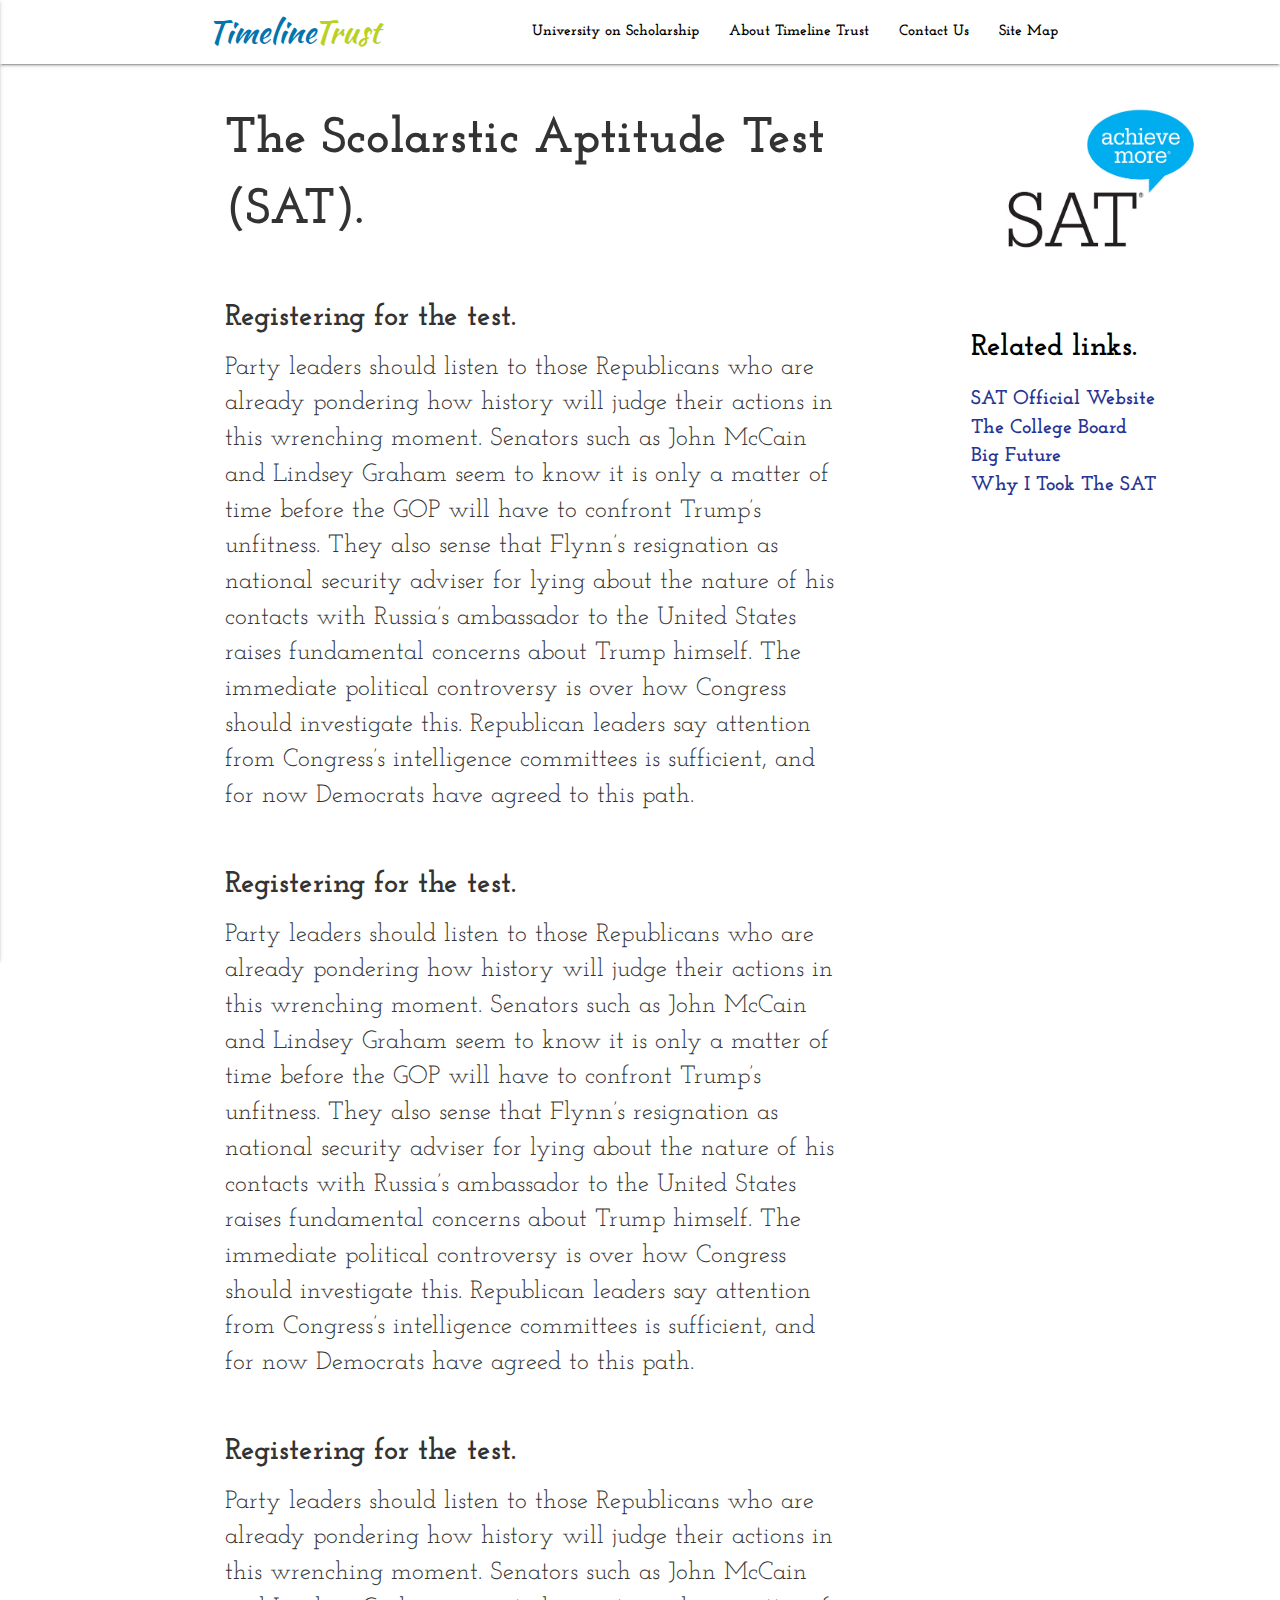
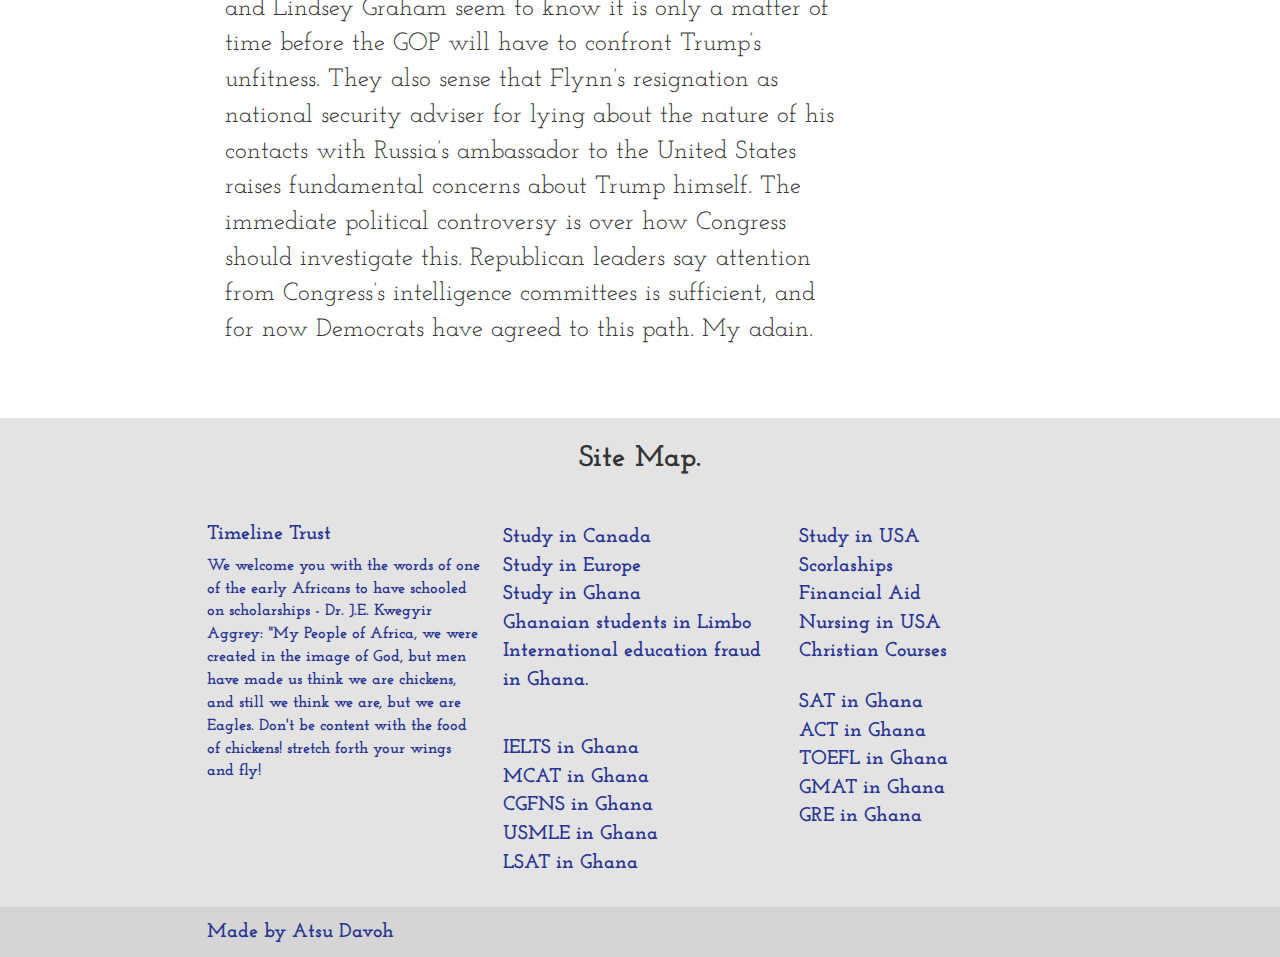
<file: atsu.html>
<!DOCTYPE html>
<html lang="en">
<head>
	<meta content="text/html; charset=utf-8" http-equiv="Content-Type">
	<meta content="width=device-width, initial-scale=1, maximum-scale=1.0" name="viewport">
	<title>Timeline1 Trust</title>
	<script src="https://ajax.googleapis.com/ajax/libs/jquery/1.11.2/jquery.min.js">
	</script>
	<script src="https://maxcdn.bootstrapcdn.com/bootstrap/3.3.4/js/bootstrap.min.js">
	</script>
	<link href='http://netdna.bootstrapcdn.com/bootstrap/3.1.1/css/bootstrap.min.css' rel='stylesheet prefetch'>
	<link href="https://maxcdn.bootstrapcdn.com/bootstrap/3.3.4/css/bootstrap.min.css" rel="stylesheet">
	<link href='http://netdna.bootstrapcdn.com/bootstrap/3.1.1/css/bootstrap.min.css' rel='stylesheet prefetch'><!-- CSS  -->
	<link href="https://fonts.googleapis.com/icon?family=Material+Icons" rel="stylesheet">
	<link href="css/materialize.css" media="screen,projection" rel="stylesheet" type="text/css">
	<link href="css/style.css" media="screen,projection" rel="stylesheet" type="text/css">
	<link href="css/custom.css" media="screen,projection" rel="stylesheet" type="text/css">
	<link href='http://fonts.googleapis.com/css?family=Raleway:400,800' rel='stylesheet' type='text/css'>
	<link href="https://fonts.googleapis.com/css?family=Kaushan+Script" rel="stylesheet" type="text/css">
	<link href="https://fonts.googleapis.com/css?family=Josefin+Slab" rel="stylesheet" type="text/css">
</head>
<body>
	<nav class="light-blue lighten-1 nav-main" role="navigation" style="background: white ! important;">
		<div class="nav-wrapper container">
			<a class="brand-logo" href="#" id="logo-container">Timeline<span style="color: #BAD023;">Trust</span></a>
			<ul class="right hide-on-med-and-down">
				<li>
					<a class="link-text-1" href="#">University on Scholarship</a>
				</li>
				<li>
					<a class="link-text-1" href="#">About Timeline Trust</a>
				</li>
				<li>
					<a class="link-text-1" href="#">Contact Us</a>
				</li>
				<li>
					<a class="link-text-1" href="#">Site Map</a>
				</li>
			</ul>
			<ul class="side-nav" id="nav-mobile">
				<li>
					<a class="link-text-1" href="#">University on Scholarship</a>
				</li>
				<li>
					<a class="link-text-1" href="#">About Timeline Trust</a>
				</li>
				<li>
					<a class="link-text-1" href="#">Contact Us</a>
				</li>
				<li>
					<a class="link-text-1" href="#">Site Map</a>
				</li>
			</ul><a class="button-collapse response-button" data-activates="nav-mobile" href="#"><i class="material-icons">menu</i></a>
		</div>
	</nav>
    

    
    
    
    
    <div class="row">
		<br>
		<br>
		
        
        		<div class="col s12 m2">
	
		</div>
        
		<div class="col s12 m6">
			 
            <p class="head-1-x">The Scolarstic Aptitude Test (SAT).</p>
            
            
            <p class="head-2-x">Registering for the test.</p>
            
            <p class="head-text-x">Party leaders should listen to those Republicans who are already pondering how history will judge their actions in this wrenching moment. Senators such as John McCain and Lindsey Graham seem to know it is only a matter of time before the GOP will have to confront Trump’s unfitness. They also sense that Flynn’s resignation as national security adviser for lying about the nature of his contacts with Russia’s ambassador to the United States raises fundamental concerns about Trump himself.

The immediate political controversy is over how Congress should investigate this. Republican leaders say attention from Congress’s intelligence committees is sufficient, and for now Democrats have agreed to this path. </p>
            
            
            
                        <p class="head-2-x">Registering for the test.</p>
            
            <p class="head-text-x">Party leaders should listen to those Republicans who are already pondering how history will judge their actions in this wrenching moment. Senators such as John McCain and Lindsey Graham seem to know it is only a matter of time before the GOP will have to confront Trump’s unfitness. They also sense that Flynn’s resignation as national security adviser for lying about the nature of his contacts with Russia’s ambassador to the United States raises fundamental concerns about Trump himself.

The immediate political controversy is over how Congress should investigate this. Republican leaders say attention from Congress’s intelligence committees is sufficient, and for now Democrats have agreed to this path. </p>
            
            
            
            
            
                        <p class="head-2-x">Registering for the test.</p>
            
            <p class="head-text-x">Party leaders should listen to those Republicans who are already pondering how history will judge their actions in this wrenching moment. Senators such as John McCain and Lindsey Graham seem to know it is only a matter of time before the GOP will have to confront Trump’s unfitness. They also sense that Flynn’s resignation as national security adviser for lying about the nature of his contacts with Russia’s ambassador to the United States raises fundamental concerns about Trump himself.

The immediate political controversy is over how Congress should investigate this. Republican leaders say attention from Congress’s intelligence committees is sufficient, and for now Democrats have agreed to this path. My adain.</p>
           
            
            <br><br>
		</div>
        
        <div class="col s12 m1">
	
		</div>
        
		<div class="col s12 m3">
            
            
            <img src="img7.jpg" style="width: 260px; height: 150px; border-radius: 17px; margin-bottom: 50px;">
            
            
            
	<h2 class="white-text-head">Related links.</h2>
            
            		<ul>
						<li>
							<a class="white-text" href="#!">SAT Official Website</a>
						</li>
						<li>
							<a class="white-text" href="#!">The College Board</a>
						</li>
						<li>
							<a class="white-text" href="#!">Big Future</a>
						</li>
						<li>
							<a class="white-text" href="#!">Why I Took The SAT</a>
						</li>
						
					</ul>
            
		</div>
        

        
	</div>
    
    
    <footer class="page-footer">
		<div class="container">
			<p class="head-1 center">Site Map.</p><br>
			<div class="row">
				<div class="col s12 m4">
					<h5 class="white-text">Timeline Trust</h5>
					<p class="grey-text text-lighten-4 white-text" style="font-size: 16px; color: #283593 ! important;">We welcome you with the words of one of the early Africans to have schooled on scholarships - Dr. J.E. Kwegyir Aggrey: "My People of Africa, we were created in the image of God, but men have made us think we are chickens, and still we think we are, but we are Eagles. Don't be content with the food of chickens! stretch forth your wings and fly!</p>
				</div>
				<div class="col s12 m4">
					<h5 class="white-text"></h5>
					<ul>
						<li>
							<a class="white-text" href="#!">Study in Canada</a>
						</li>
						<li>
							<a class="white-text" href="#!">Study in Europe</a>
						</li>
						<li>
							<a class="white-text" href="#!">Study in Ghana</a>
						</li>
						<li>
							<a class="white-text" href="#!">Ghanaian students in Limbo</a>
						</li>
						<li>
							<a class="white-text" href="#!">International education fraud in Ghana.</a>
						</li><br><br>
							<li>
							<a class="white-text" href="#!">IELTS in Ghana</a>
						</li>
						<li>
							<a class="white-text" href="#!">MCAT in Ghana</a>
						</li>
						<li>
							<a class="white-text" href="#!">CGFNS in Ghana</a>
						</li>
						<li>
							<a class="white-text" href="#!">USMLE in Ghana</a>
						</li>
						<li>
							<a class="white-text" href="#!">LSAT in Ghana</a>
						</li>
					</ul>
				</div>
				<div class="col s12 m4">
					<h5 class="white-text"></h5>
					<ul>
						<li>
							<a class="white-text" href="#!">Study in USA</a>
						</li>
						<li>
							<a class="white-text" href="#!">Scorlaships</a>
						</li>
						<li>
							<a class="white-text" href="#!">Financial Aid</a>
						</li>
						<li>
							<a class="white-text" href="#!">Nursing in USA</a>
						</li>
						<li>
							<a class="white-text" href="#!">Christian Courses</a>
						</li>
					</ul>
				</div>
				<div class="col s12 m4">
					<h5 class="white-text"></h5>
					<ul>
						<li>
							<a class="white-text" href="#!">SAT in Ghana</a>
						</li>
						<li>
							<a class="white-text" href="#!">ACT in Ghana</a>
						</li>
						<li>
							<a class="white-text" href="#!">TOEFL in Ghana</a>
						</li>
						<li>
							<a class="white-text" href="#!">GMAT in Ghana</a>
						</li>
						<li>
							<a class="white-text" href="#!">GRE in Ghana</a>
						</li>
					</ul>
				</div>

			</div>
		</div>
		<div class="footer-copyright">
			<div class="container white-text">
				Made by <a class="orange-text text-lighten-3 white-text" href="http://materializecss.com" style="color: #283593 ! important;">Atsu Davoh</a>
			</div>
		</div>
	</footer><!--  Scripts-->
	
	
	<script>
	$(document).ready(function() {
	 $('.modal-trigger').leanModal();
	});
	</script> 
	<script src="https://code.jquery.com/jquery-2.1.1.min.js">
	</script> 
	<script src="js/materialize.js">
	</script> 
	<script src="js/init.js">
	</script>
</body>
</html>
</file>
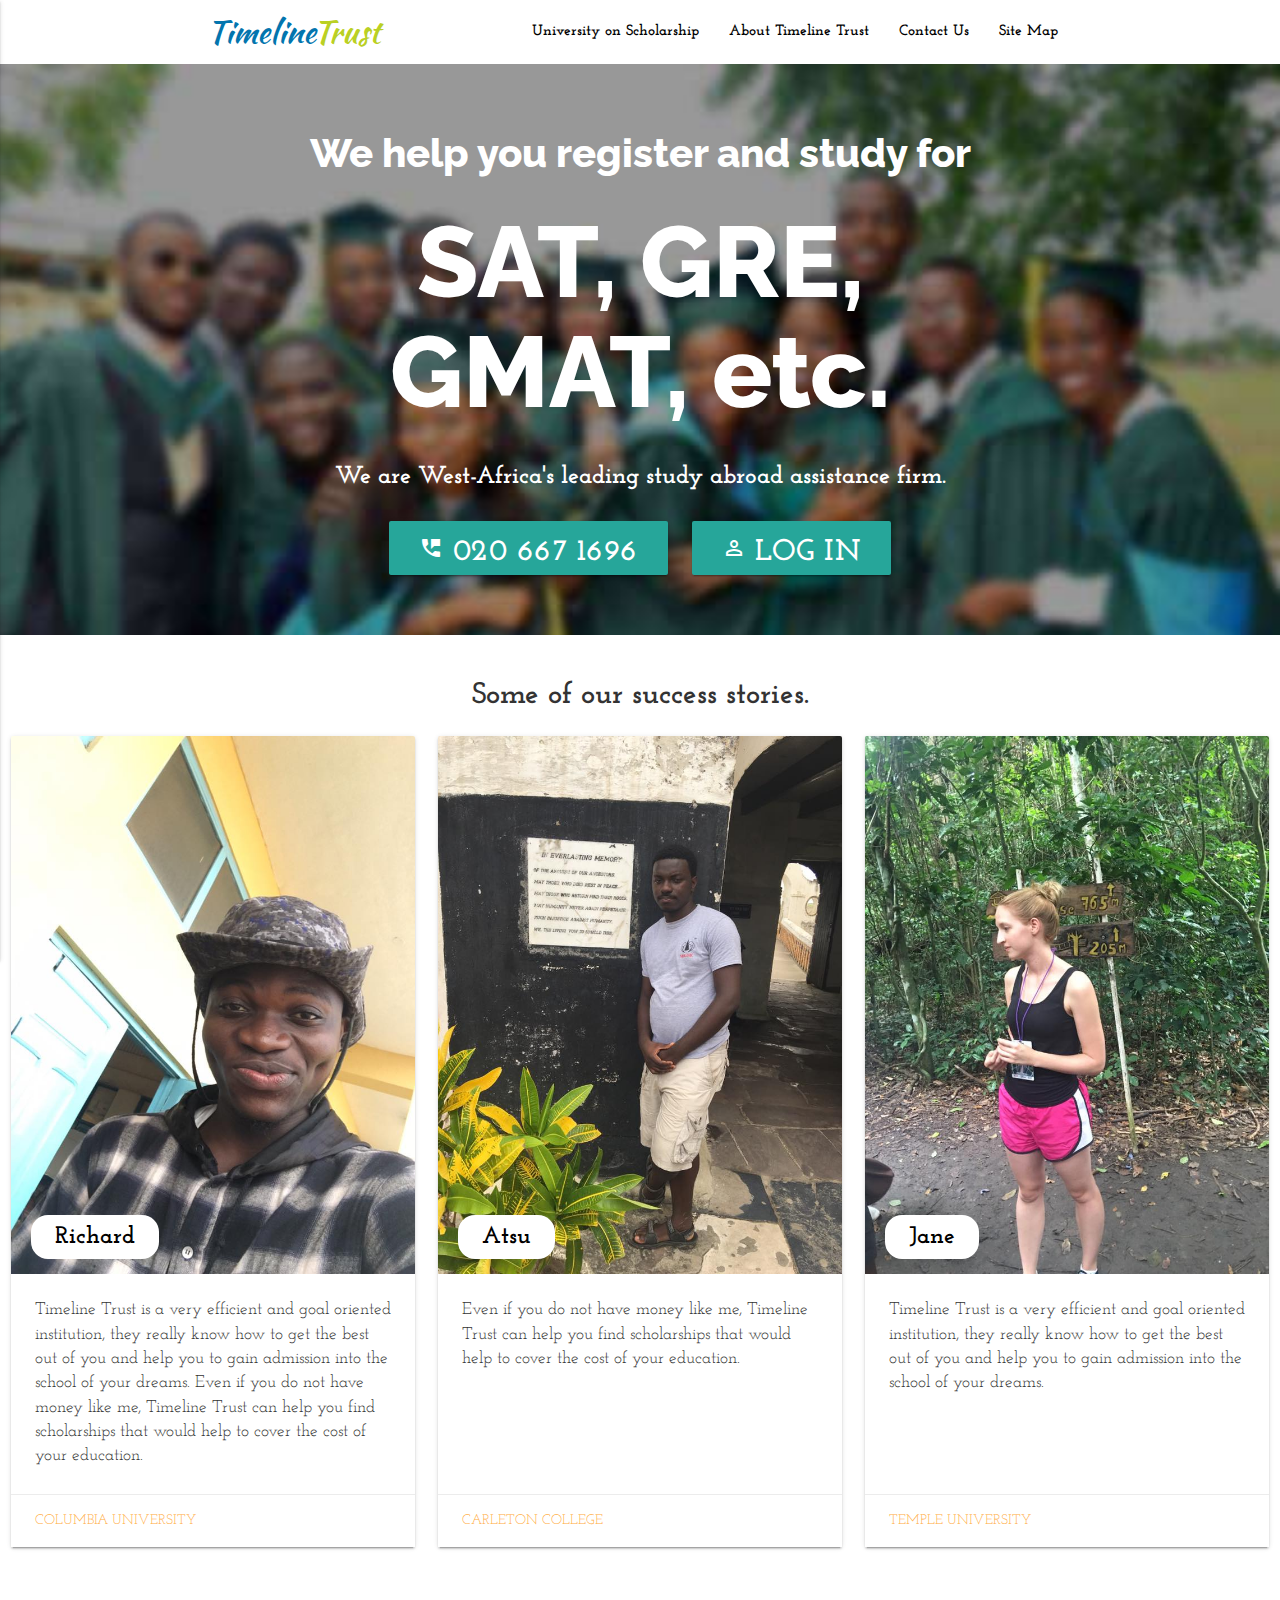
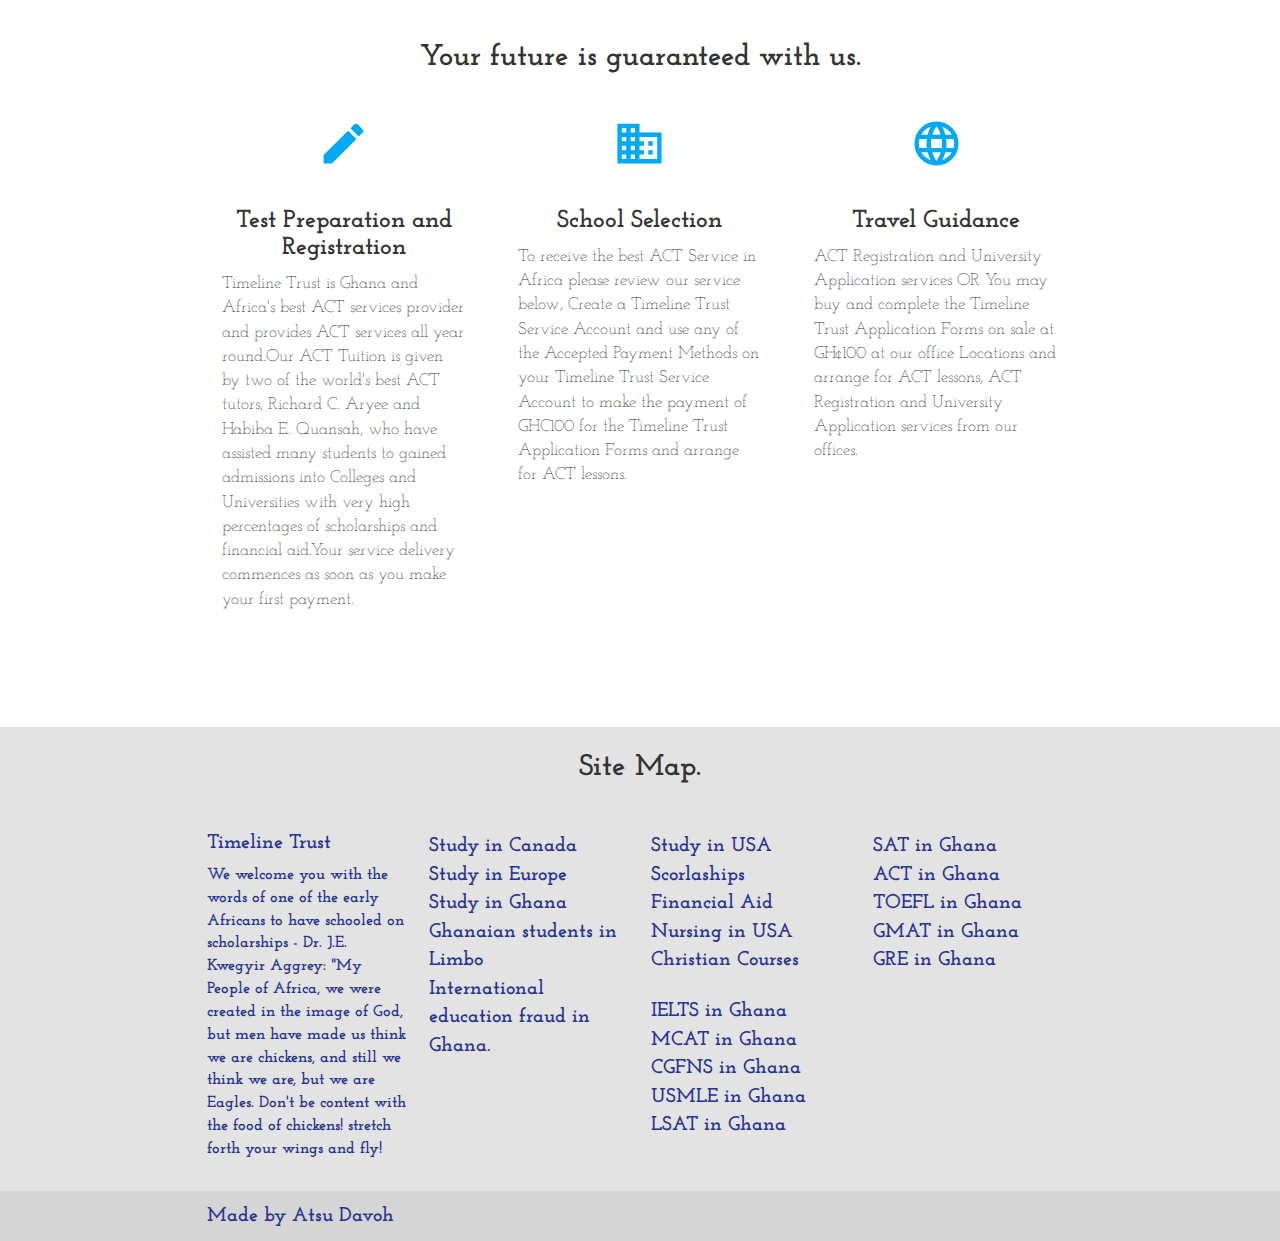
<file: index1.html>
<!DOCTYPE html>
<html lang="en">
<head>
	<meta content="text/html; charset=utf-8" http-equiv="Content-Type">
	<meta content="width=device-width, initial-scale=1, maximum-scale=1.0" name="viewport">
	<title>Timeline Trust</title>
	<script src="https://ajax.googleapis.com/ajax/libs/jquery/1.11.2/jquery.min.js">
	</script>
	<script src="https://maxcdn.bootstrapcdn.com/bootstrap/3.3.4/js/bootstrap.min.js">
	</script>
	<link href='http://netdna.bootstrapcdn.com/bootstrap/3.1.1/css/bootstrap.min.css' rel='stylesheet prefetch'>
	<link href="https://maxcdn.bootstrapcdn.com/bootstrap/3.3.4/css/bootstrap.min.css" rel="stylesheet">
	<link href='http://netdna.bootstrapcdn.com/bootstrap/3.1.1/css/bootstrap.min.css' rel='stylesheet prefetch'><!-- CSS  -->
	<link href="https://fonts.googleapis.com/icon?family=Material+Icons" rel="stylesheet">
	<link href="css/materialize.css" media="screen,projection" rel="stylesheet" type="text/css">
	<link href="css/style.css" media="screen,projection" rel="stylesheet" type="text/css">
	<link href="css/custom.css" media="screen,projection" rel="stylesheet" type="text/css">
	<link href='http://fonts.googleapis.com/css?family=Raleway:400,800' rel='stylesheet' type='text/css'>
	<link href="https://fonts.googleapis.com/css?family=Kaushan+Script" rel="stylesheet" type="text/css">
	<link href="https://fonts.googleapis.com/css?family=Josefin+Slab" rel="stylesheet" type="text/css">
</head>
<body>
	<nav class="light-blue lighten-1 nav-main" role="navigation" style="background: white ! important;">
		<div class="nav-wrapper container">
			<a class="brand-logo" href="#" id="logo-container">Timeline<span style="color: #BAD023;">Trust</span></a>
			<ul class="right hide-on-med-and-down">
				<li>
					<a class="link-text-1" href="#">University on Scholarship</a>
				</li>
				<li>
					<a class="link-text-1" href="#">About Timeline Trust</a>
				</li>
				<li>
					<a class="link-text-1" href="#">Contact Us</a>
				</li>
				<li>
					<a class="link-text-1" href="#">Site Map</a>
				</li>
			</ul>
			<ul class="side-nav" id="nav-mobile">
				<li>
					<a class="link-text-1" href="#">University on Scholarship</a>
				</li>
				<li>
					<a class="link-text-1" href="#">About Timeline Trust</a>
				</li>
				<li>
					<a class="link-text-1" href="#">Contact Us</a>
				</li>
				<li>
					<a class="link-text-1" href="#">Site Map</a>
				</li>
			</ul><a class="button-collapse response-button" data-activates="nav-mobile" href="#"><i class="material-icons">menu</i></a>
		</div>
	</nav>
	<div class="section no-pad-bot main-section" id="index-banner" style="background-image: url(img1.jpg); background-size: cover;">
		<div class="container">
			<br>
			<br>
			<h5 class="header center main-text-2">We help you register and study for</h5>
			<h1 class="header center main-text-1">SAT, GRE,<br>
			GMAT, etc.</h1>
			<div class="row center">
				<h5 class="header col s12 light main-text-3">We are West-Africa's leading study abroad assistance firm.</h5>
			</div>
			<div class="row center">
				<a class="btn-large waves-effect waves-light button-1" href="tel:0206671696"><i class="material-icons">perm_phone_msg</i> 020 667 1696</a> <button class="btn-large waves-effect waves-light btn btn-primary btn-lg button-1" data-target="#myModal" data-toggle="modal" style="margin-left: 20px;" type="button"><i class="material-icons">perm_identity</i> LOG IN</button>
				<div aria-labelledby="myModalLabel" class="modal fade" id="myModal" role="dialog" tabindex="-1">
					<div class="modal-dialog" role="document">
						<div class="modal-content" style="border: 4px solid white;">
							<div class="modal-header">
								<button aria-label="Close" class="close" data-dismiss="modal" type="button"><span aria-hidden="true">&times;</span></button>
								<h4 class="modal-title" id="myModalLabel">Please fill in your details.</h4>
							</div>
							<div class="modal-body">
								<div class="row">
									<form class="col s12">
										<div class="row">
											<div class="input-field col s12">
												<input class="validate" id="username" type="text"> <label for="username">Username</label>
											</div>
										</div>
										<div class="row">
											<div class="input-field col s12">
												<input class="validate" id="password" type="password"> <label for="password">Password</label>
											</div>
										</div>
									</form>
								</div>
							</div>
							<div class="modal-footer" style="margin-top: -40px;">
								<button class="btn btn-default button-1 btn-large waves-effect waves-light" data-dismiss="modal" style="margin-left: 10px;" type="button">X</button> <button class="btn btn-primary button-1 btn-large waves-effect waves-light" type="button">Submit</button>
							</div>
						</div>
					</div>
				</div>
			</div><br>
			<br>
		</div>
	</div>
	<div class="row">
		<br>
		<br>
		<p class="head-1 center">Some of our success stories.</p>
		<div class="col s12 m4">
			<div class="card">
				<div class="card-image">
					<img src="img2.jpg"> <span class="card-title card-style-1">Richard</span>
				</div>
				<div class="card-content">
					<p>Timeline Trust is a very efficient and goal oriented institution, they really know how to get the best out of you and help you to gain admission into the school of your dreams. Even if you do not have money like me, Timeline Trust can help you find scholarships that would help to cover the cost of your education.</p>
				</div>
				<div class="card-action">
					<a href="#">Columbia University</a>
				</div>
			</div>
		</div>
		<div class="col s12 m4">
			<div class="card">
				<div class="card-image">
					<img src="img3.jpg"> <span class="card-title card-style-1">Atsu</span>
				</div>
				<div class="card-content">
					<p>Even if you do not have money like me, Timeline Trust can help you find scholarships that would help to cover the cost of your education.</p>
				</div>
				<div class="card-action">
					<a href="#">Carleton College</a>
				</div>
			</div>
		</div>
		<div class="col s12 m4">
			<div class="card">
				<div class="card-image">
					<img src="img4.jpg"> <span class="card-title card-style-1">Jane</span>
				</div>
				<div class="card-content">
					<p>Timeline Trust is a very efficient and goal oriented institution, they really know how to get the best out of you and help you to gain admission into the school of your dreams.</p>
				</div>
				<div class="card-action">
					<a href="#">Temple University</a>
				</div>
			</div>
		</div>
	</div>
	<div class="container">
		<div class="section">
			<br>
			<br>
			<p class="head-1 center">Your future is guaranteed with us.</p><!--   Icon Section   -->
			<div class="row">
				<div class="col s12 m4">
					<div class="icon-block">
						<h2 class="center light-blue-text"><i class="material-icons">mode_edit</i></h2>
						<h5 class="center table-head">Test Preparation and Registration</h5>
						<p class="light table-text">Timeline Trust is Ghana and Africa's best ACT services provider and provides ACT services all year round.Our ACT Tuition is given by two of the world's best ACT tutors, Richard C. Aryee and Habiba E. Quansah, who have assisted many students to gained admissions into Colleges and Universities with very high percentages of scholarships and financial aid.Your service delivery commences as soon as you make your first payment.</p>
					</div>
				</div>
				<div class="col s12 m4">
					<div class="icon-block">
						<h2 class="center light-blue-text"><i class="material-icons">business</i></h2>
						<h5 class="center table-head">School Selection</h5>
						<p class="light table-text">To receive the best ACT Service in Africa please review our service below, Create a Timeline Trust Service Account and use any of the Accepted Payment Methods on your Timeline Trust Service Account to make the payment of GHC100 for the Timeline Trust Application Forms and arrange for ACT lessons.</p>
					</div>
				</div>
				<div class="col s12 m4">
					<div class="icon-block">
						<h2 class="center light-blue-text"><i class="material-icons">language</i></h2>
						<h5 class="center table-head">Travel Guidance</h5>
						<p class="light table-text">ACT Registration and University Application services OR You may buy and complete the Timeline Trust Application Forms on sale at GH¢100 at our office Locations and arrange for ACT lessons, ACT Registration and University Application services from our offices.</p>
					</div>
				</div>
			</div>
		</div><br>
		<br>
		<div class="section"></div>
	</div>
	<footer class="page-footer">
		<div class="container">
			<p class="head-1 center">Site Map.</p><br>
			<div class="row">
				<div class="col s3">
					<h5 class="white-text">Timeline Trust</h5>
					<p class="grey-text text-lighten-4 white-text" style="font-size: 16px; color: #283593 ! important;">We welcome you with the words of one of the early Africans to have schooled on scholarships - Dr. J.E. Kwegyir Aggrey: "My People of Africa, we were created in the image of God, but men have made us think we are chickens, and still we think we are, but we are Eagles. Don't be content with the food of chickens! stretch forth your wings and fly!</p>
				</div>
				<div class="col s3">
					<h5 class="white-text"></h5>
					<ul>
						<li>
							<a class="white-text" href="#!">Study in Canada</a>
						</li>
						<li>
							<a class="white-text" href="#!">Study in Europe</a>
						</li>
						<li>
							<a class="white-text" href="#!">Study in Ghana</a>
						</li>
						<li>
							<a class="white-text" href="#!">Ghanaian students in Limbo</a>
						</li>
						<li>
							<a class="white-text" href="#!">International education fraud in Ghana.</a>
						</li>
					</ul>
				</div>
				<div class="col s3">
					<h5 class="white-text"></h5>
					<ul>
						<li>
							<a class="white-text" href="#!">Study in USA</a>
						</li>
						<li>
							<a class="white-text" href="#!">Scorlaships</a>
						</li>
						<li>
							<a class="white-text" href="#!">Financial Aid</a>
						</li>
						<li>
							<a class="white-text" href="#!">Nursing in USA</a>
						</li>
						<li>
							<a class="white-text" href="#!">Christian Courses</a>
						</li>
					</ul>
				</div>
				<div class="col s3">
					<h5 class="white-text"></h5>
					<ul>
						<li>
							<a class="white-text" href="#!">SAT in Ghana</a>
						</li>
						<li>
							<a class="white-text" href="#!">ACT in Ghana</a>
						</li>
						<li>
							<a class="white-text" href="#!">TOEFL in Ghana</a>
						</li>
						<li>
							<a class="white-text" href="#!">GMAT in Ghana</a>
						</li>
						<li>
							<a class="white-text" href="#!">GRE in Ghana</a>
						</li>
					</ul>
				</div>
				<div class="col s3">
					<h5 class="white-text"></h5>
					<ul>
						<li>
							<a class="white-text" href="#!">IELTS in Ghana</a>
						</li>
						<li>
							<a class="white-text" href="#!">MCAT in Ghana</a>
						</li>
						<li>
							<a class="white-text" href="#!">CGFNS in Ghana</a>
						</li>
						<li>
							<a class="white-text" href="#!">USMLE in Ghana</a>
						</li>
						<li>
							<a class="white-text" href="#!">LSAT in Ghana</a>
						</li>
					</ul>
				</div>
			</div>
		</div>
		<div class="footer-copyright">
			<div class="container white-text">
				Made by <a class="orange-text text-lighten-3 white-text" href="http://materializecss.com" style="color: #283593 ! important;">Atsu Davoh</a>
			</div>
		</div>
	</footer><!--  Scripts-->
	<script>
	$(document).ready(function() {
	 $('.modal-trigger').leanModal();
	});
	</script> 
	<script src="https://code.jquery.com/jquery-2.1.1.min.js">
	</script> 
	<script src="js/materialize.js">
	</script> 
	<script src="js/init.js">
	</script>
</body>
</html>
</file>
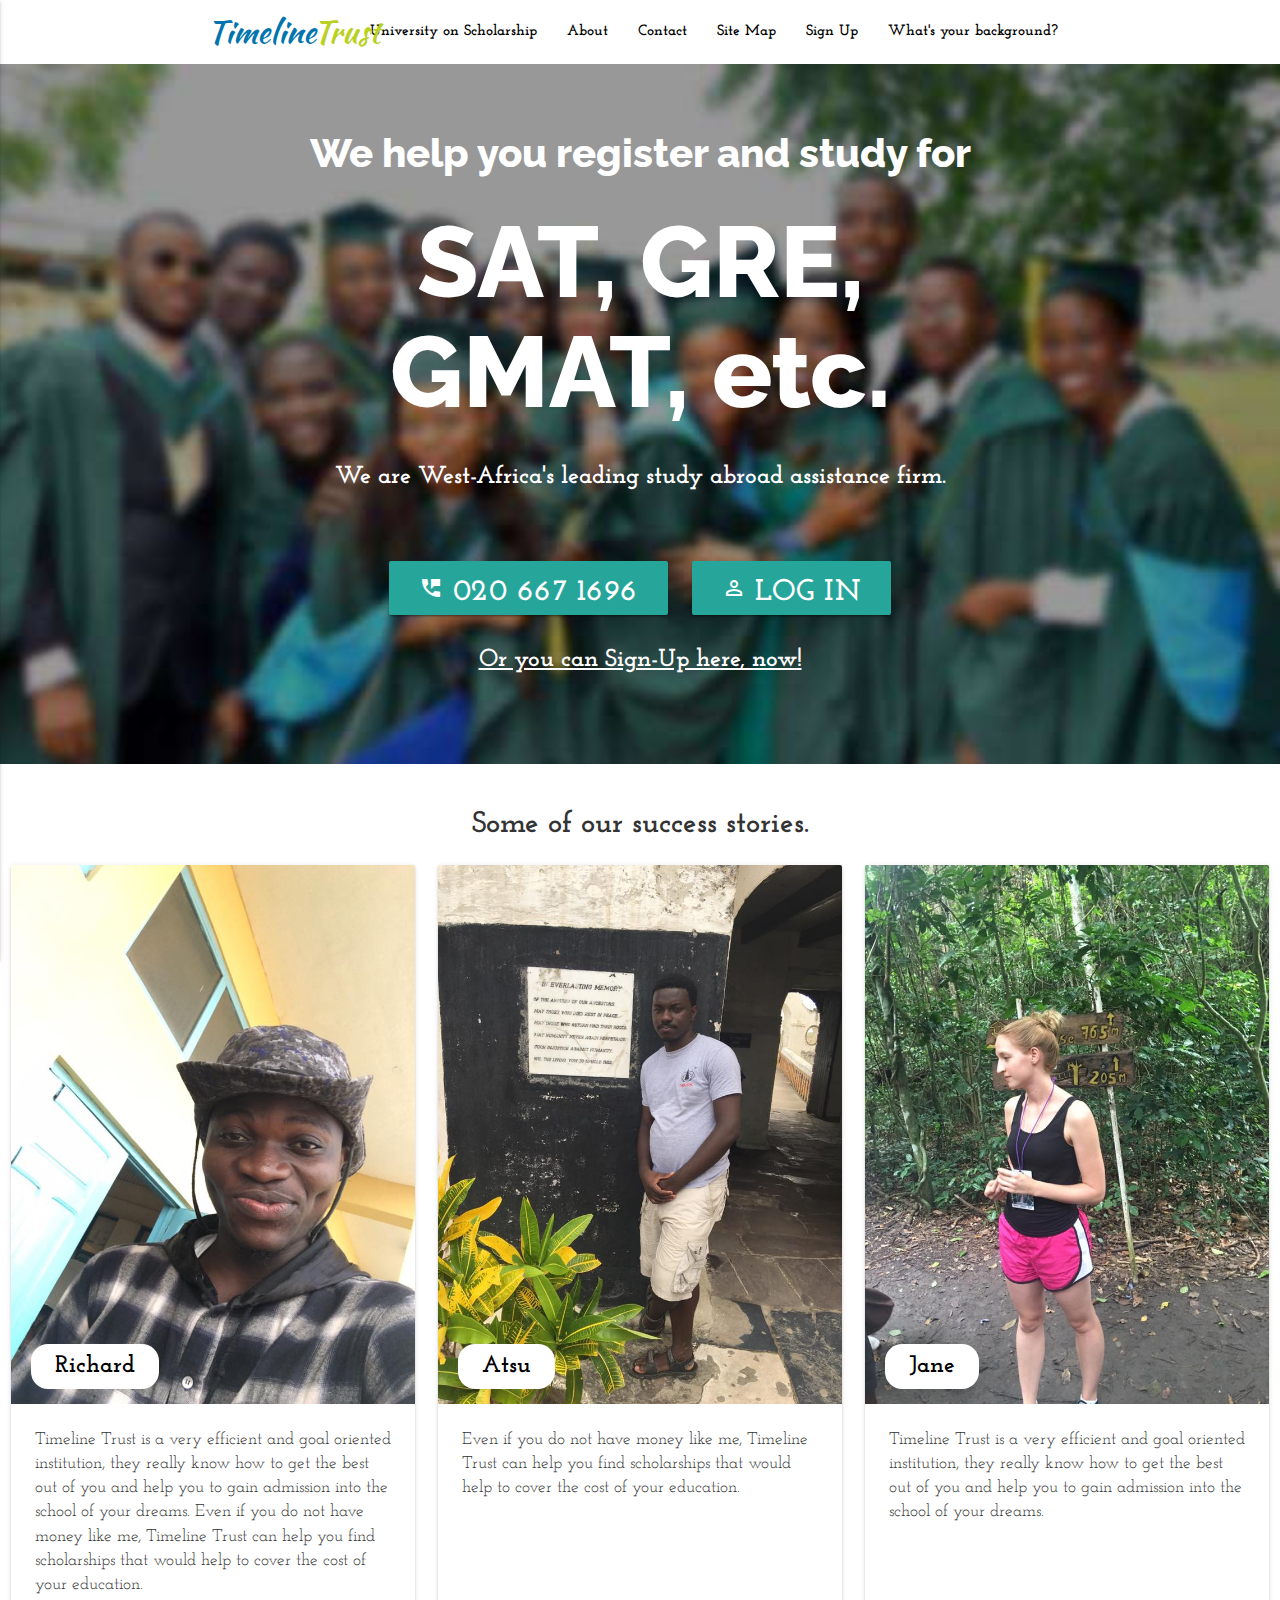
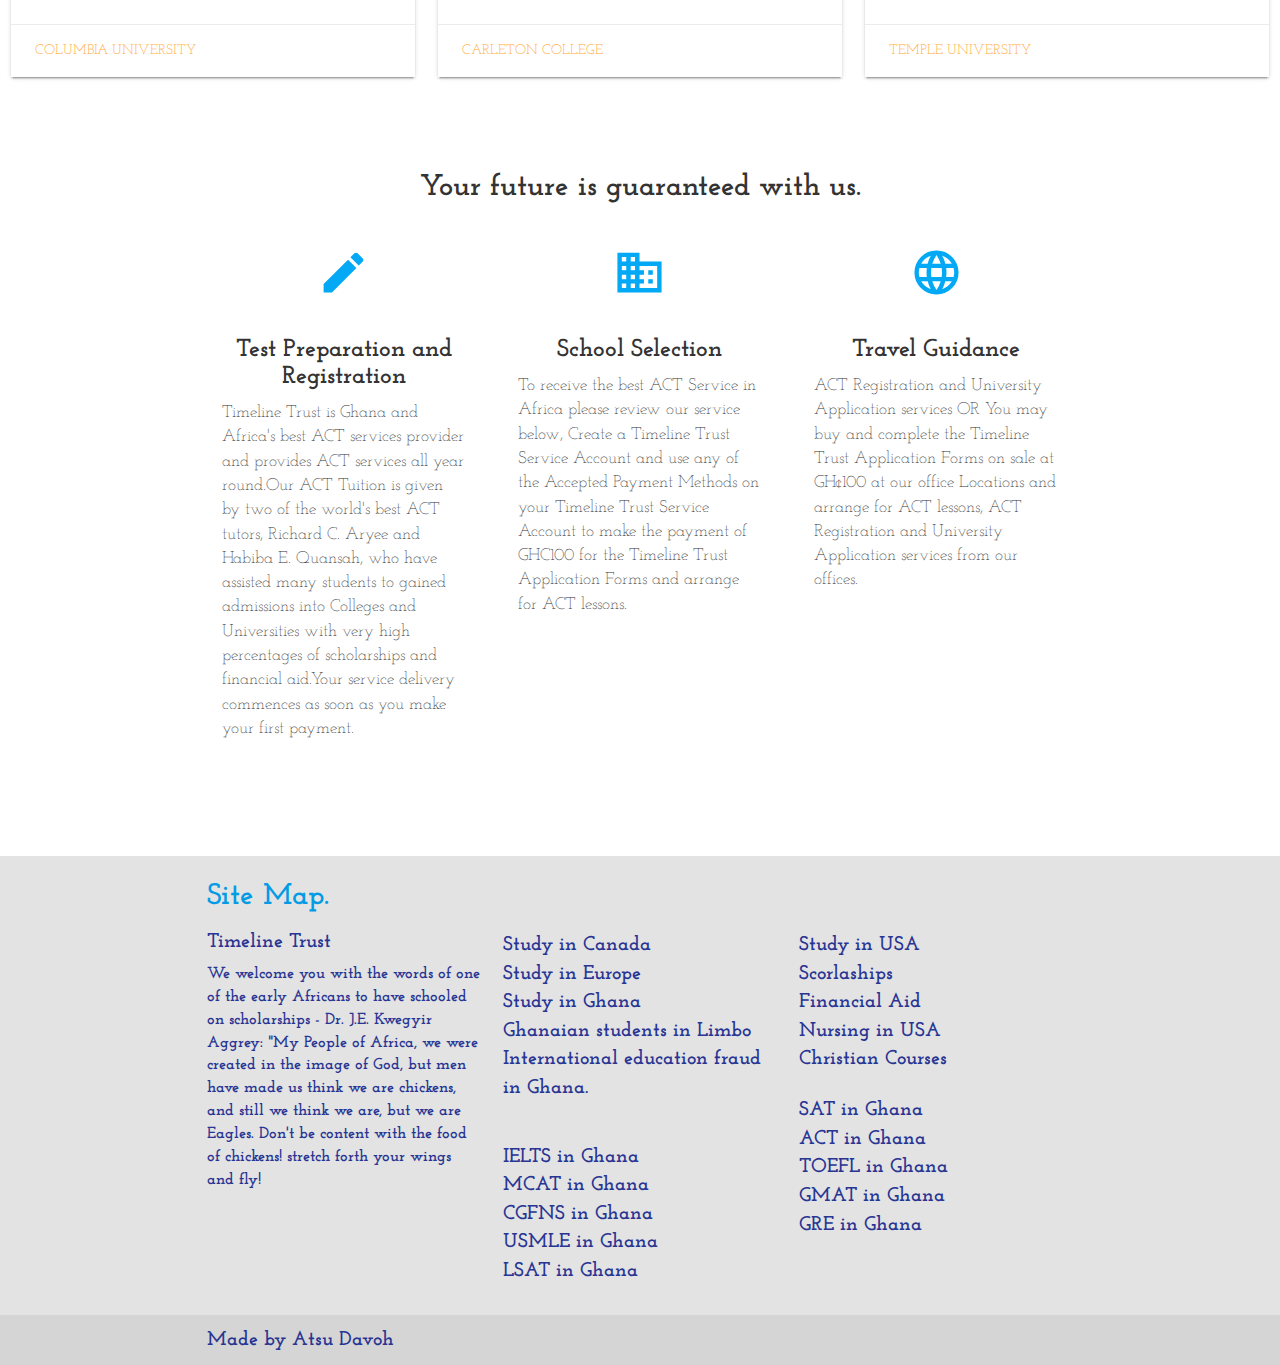
<file: main-time.html>
<!DOCTYPE html>
<html lang="en">
<head>
	<meta content="text/html; charset=utf-8" http-equiv="Content-Type">
	<meta content="width=device-width, initial-scale=1, maximum-scale=1.0" name="viewport">
	<title>Timeline Trust</title>
	<script src="https://ajax.googleapis.com/ajax/libs/jquery/1.11.2/jquery.min.js">
	</script>
	<script src="https://maxcdn.bootstrapcdn.com/bootstrap/3.3.4/js/bootstrap.min.js">
	</script>
	<link href='http://netdna.bootstrapcdn.com/bootstrap/3.1.1/css/bootstrap.min.css' rel='stylesheet prefetch'>
	<link href="https://maxcdn.bootstrapcdn.com/bootstrap/3.3.4/css/bootstrap.min.css" rel="stylesheet">
	<link href='http://netdna.bootstrapcdn.com/bootstrap/3.1.1/css/bootstrap.min.css' rel='stylesheet prefetch'><!-- CSS  -->
	<link href="https://fonts.googleapis.com/icon?family=Material+Icons" rel="stylesheet">
	<link href="css/materialize.css" media="screen,projection" rel="stylesheet" type="text/css">
	<link href="css/style.css" media="screen,projection" rel="stylesheet" type="text/css">
	<link href="css/custom.css" media="screen,projection" rel="stylesheet" type="text/css">
	<link href='http://fonts.googleapis.com/css?family=Raleway:400,800' rel='stylesheet' type='text/css'>
	<link href="https://fonts.googleapis.com/css?family=Kaushan+Script" rel="stylesheet" type="text/css">
	<link href="https://fonts.googleapis.com/css?family=Josefin+Slab" rel="stylesheet" type="text/css">
</head>
<body>
	<nav class="light-blue lighten-1 nav-main" role="navigation" style="background: white ! important;">
		<div class="nav-wrapper container">
			<a class="brand-logo" href="#" id="logo-container">Timeline<span style="color: #BAD023;">Trust</span></a>
			<ul class="right hide-on-med-and-down">
				<li>
					<a class="link-text-1" href="#">University on Scholarship</a>
				</li>
				<li>
					<a class="link-text-1" href="#">About</a>
				</li>
				<li>
					<a class="link-text-1" href="#">Contact</a>
				</li>
				<li>
					<a class="link-text-1" href="#sitemap">Site Map</a>
				</li>
                <li>
					<a class="link-text-1" href="/signup-time.html">Sign Up</a>
				</li>
                 <li><a class="dropdown-button link-text-1" href="#!" data-activates="dropdown1" data-beloworigin="true">What's your background?</a></li>
			</ul>
			<ul class="side-nav" id="nav-mobile">
				<li>
					<a class="link-text-1" href="#">University on Scholarship</a>
				</li>
				<li>
					<a class="link-text-1" href="#">About</a>
				</li>
				<li>
					<a class="link-text-1" href="#">Contact</a>
				</li>
				<li>
					<a class="link-text-1" href="#sitemap">Site Map</a>
				</li>
                <li>
					<a class="link-text-1" href="/signup-time.html">Sign Up</a>
				</li>
			</ul><a class="button-collapse response-button" data-activates="nav-mobile" href="#"><i class="material-icons">menu</i></a>
		</div>
	</nav>
    
        <ul id="dropdown1" class="dropdown-content collection">
		<li>
				<p class="drop-text">Senior High School Student</p>	
            <a class="drop-link" href="/search-time.html">SAT</a>
            <a class="drop-link">ACT</a>
            <a class="drop-link">TOEFL</a>
		</li>
            
            
            <li>
				<p class="drop-text">Senior High School Graduate</p>	
            <a class="drop-link">SAT</a>
            <a class="drop-link">ACT</a>
            <a class="drop-link">TOEFL</a>
		</li>
   
    

</ul>
    
    
	<div class="section no-pad-bot main-section" id="index-banner" style="background-image: url(img1.jpg); background-size: cover;">
		<div class="container">
			<br>
			<br>
			<h5 class="header center main-text-2">We help you register and study for</h5>
			<h1 class="header center main-text-1">SAT, GRE,<br>
			GMAT, etc.</h1>
			<div class="row center">
				<h5 class="header col s12 light main-text-3">We are West-Africa's leading study abroad assistance firm.</h5>
			</div>
			<div class="row center">
				<a class="btn-large waves-effect waves-light button-1" href="tel:0206671696" style="margin-top: 40px ! important;"><i class="material-icons">perm_phone_msg</i> 020 667 1696</a> 
				<button class="btn-large waves-effect waves-light btn btn-primary btn-lg button-1" data-target="#myModal" data-toggle="modal" style="margin-left: 20px; margin-top: 40px ! important;" type="button"><i class="material-icons">perm_identity</i> LOG IN</button>
                <br><br>
                <div class="row center">
                   <a href="/signup-time.html" ><h5 class="header col s12 light main-text-3" style="text-decoration: underline ! important;">Or you can Sign-Up here, now!</h5></a>
			</div>
				<div aria-labelledby="myModalLabel" class="modal fade" id="myModal" role="dialog" tabindex="-1">
					<div class="modal-dialog" role="document">
						<div class="modal-content" style="border: 4px solid white;">
							<div class="modal-header">
								<button aria-label="Close" class="close" data-dismiss="modal" type="button"><span aria-hidden="true">&times;</span></button>
								<h4 class="modal-title" id="myModalLabel">Please fill in your details.</h4>
							</div>
							<div class="modal-body">
								<div class="row">
									<form class="col s12">
										<div class="row">
											<div class="input-field col s12">
												<input class="validate" id="username" type="text"> <label for="username">Username</label>
											</div>
										</div>
										<div class="row">
											<div class="input-field col s12">
												<input class="validate" id="password" type="password"> <label for="password">Password</label>
											</div>
										</div>
									</form>
								</div>
							</div>
							<div class="modal-footer" style="margin-top: -40px;">
								<button class="btn btn-default button-1 btn-large waves-effect waves-light close-close" data-dismiss="modal" style="margin-left: 10px;" type="button">X</button> <button class="btn btn-primary button-1 btn-large waves-effect waves-light" type="button">Submit</button>
							</div>
						</div>
					</div>
				</div>
			</div><br>
			<br>
		</div>
	</div>
	<div class="row">
		<br>
		<br>
		<p class="head-1 center">Some of our success stories.</p>
		<div class="col s12 m4">
			<div class="card">
				<div class="card-image">
					<img src="img2.jpg"> <span class="card-title card-style-1">Richard</span>
				</div>
				<div class="card-content">
					<p>Timeline Trust is a very efficient and goal oriented institution, they really know how to get the best out of you and help you to gain admission into the school of your dreams. Even if you do not have money like me, Timeline Trust can help you find scholarships that would help to cover the cost of your education.</p>
				</div>
				<div class="card-action">
					<a href="#">Columbia University</a>
				</div>
			</div>
		</div>
		<div class="col s12 m4">
			<div class="card">
				<div class="card-image">
					<img src="img3.jpg"> <span class="card-title card-style-1">Atsu</span>
				</div>
				<div class="card-content">
					<p>Even if you do not have money like me, Timeline Trust can help you find scholarships that would help to cover the cost of your education.</p>
				</div>
				<div class="card-action">
					<a href="#">Carleton College</a>
				</div>
			</div>
		</div>
		<div class="col s12 m4">
			<div class="card">
				<div class="card-image">
					<img src="img4.jpg"> <span class="card-title card-style-1">Jane</span>
				</div>
				<div class="card-content">
					<p>Timeline Trust is a very efficient and goal oriented institution, they really know how to get the best out of you and help you to gain admission into the school of your dreams.</p>
				</div>
				<div class="card-action">
					<a href="#">Temple University</a>
				</div>
			</div>
		</div>
	</div>
	<div class="container">
		<div class="section">
			<br>
			<br>
			<p class="head-1 center">Your future is guaranteed with us.</p><!--   Icon Section   -->
			<div class="row">
				<div class="col s12 m4">
					<div class="icon-block">
						<h2 class="center light-blue-text"><i class="material-icons">mode_edit</i></h2>
						<h5 class="center table-head">Test Preparation and Registration</h5>
						<p class="light table-text">Timeline Trust is Ghana and Africa's best ACT services provider and provides ACT services all year round.Our ACT Tuition is given by two of the world's best ACT tutors, Richard C. Aryee and Habiba E. Quansah, who have assisted many students to gained admissions into Colleges and Universities with very high percentages of scholarships and financial aid.Your service delivery commences as soon as you make your first payment.</p>
					</div>
				</div>
				<div class="col s12 m4">
					<div class="icon-block">
						<h2 class="center light-blue-text"><i class="material-icons">business</i></h2>
						<h5 class="center table-head">School Selection</h5>
						<p class="light table-text">To receive the best ACT Service in Africa please review our service below, Create a Timeline Trust Service Account and use any of the Accepted Payment Methods on your Timeline Trust Service Account to make the payment of GHC100 for the Timeline Trust Application Forms and arrange for ACT lessons.</p>
					</div>
				</div>
				<div class="col s12 m4">
					<div class="icon-block">
						<h2 class="center light-blue-text"><i class="material-icons">language</i></h2>
						<h5 class="center table-head">Travel Guidance</h5>
						<p class="light table-text">ACT Registration and University Application services OR You may buy and complete the Timeline Trust Application Forms on sale at GH¢100 at our office Locations and arrange for ACT lessons, ACT Registration and University Application services from our offices.</p>
					</div>
				</div>
			</div>
		</div><br>
		<br>
		<div class="section"></div>
	</div>
	<footer class="page-footer">
		<div class="container">
			<a name="sitemap" class="head-1 center">Site Map.</a><br>
			<div class="row">
				<div class="col s12 m4">
					<h5 class="white-text">Timeline Trust</h5>
					<p class="grey-text text-lighten-4 white-text" style="font-size: 16px; color: #283593 ! important;">We welcome you with the words of one of the early Africans to have schooled on scholarships - Dr. J.E. Kwegyir Aggrey: "My People of Africa, we were created in the image of God, but men have made us think we are chickens, and still we think we are, but we are Eagles. Don't be content with the food of chickens! stretch forth your wings and fly!</p>
				</div>
				<div class="col s12 m4">
					<h5 class="white-text"></h5>
					<ul>
						<li>
							<a class="white-text" href="#!">Study in Canada</a>
						</li>
						<li>
							<a class="white-text" href="#!">Study in Europe</a>
						</li>
						<li>
							<a class="white-text" href="#!">Study in Ghana</a>
						</li>
						<li>
							<a class="white-text" href="#!">Ghanaian students in Limbo</a>
						</li>
						<li>
							<a class="white-text" href="#!">International education fraud in Ghana.</a>
						</li><br><br>
							<li>
							<a class="white-text" href="#!">IELTS in Ghana</a>
						</li>
						<li>
							<a class="white-text" href="#!">MCAT in Ghana</a>
						</li>
						<li>
							<a class="white-text" href="#!">CGFNS in Ghana</a>
						</li>
						<li>
							<a class="white-text" href="#!">USMLE in Ghana</a>
						</li>
						<li>
							<a class="white-text" href="#!">LSAT in Ghana</a>
						</li>
					</ul>
				</div>
				<div class="col s12 m4">
					<h5 class="white-text"></h5>
					<ul>
						<li>
							<a class="white-text" href="#!">Study in USA</a>
						</li>
						<li>
							<a class="white-text" href="#!">Scorlaships</a>
						</li>
						<li>
							<a class="white-text" href="#!">Financial Aid</a>
						</li>
						<li>
							<a class="white-text" href="#!">Nursing in USA</a>
						</li>
						<li>
							<a class="white-text" href="#!">Christian Courses</a>
						</li>
					</ul>
				</div>
				<div class="col s12 m4">
					<h5 class="white-text"></h5>
					<ul>
						<li>
							<a class="white-text" href="#!">SAT in Ghana</a>
						</li>
						<li>
							<a class="white-text" href="#!">ACT in Ghana</a>
						</li>
						<li>
							<a class="white-text" href="#!">TOEFL in Ghana</a>
						</li>
						<li>
							<a class="white-text" href="#!">GMAT in Ghana</a>
						</li>
						<li>
							<a class="white-text" href="#!">GRE in Ghana</a>
						</li>
					</ul>
				</div>

			</div>
		</div>
		<div class="footer-copyright">
			<div class="container white-text">
				Made by <a class="orange-text text-lighten-3 white-text" href="http://materializecss.com" style="color: #283593 ! important;">Atsu Davoh</a>
			</div>
		</div>
	</footer><!--  Scripts-->
	<script>
	$(document).ready(function() {
	 $('.modal-trigger').leanModal();
	});
	</script> 
	<script src="https://code.jquery.com/jquery-2.1.1.min.js">
	</script> 
	<script src="js/materialize.js">
	</script> 
	<script src="js/init.js">
	</script>
    <script src="js/index1.js">
	</script>
</body>
</html>
</file>
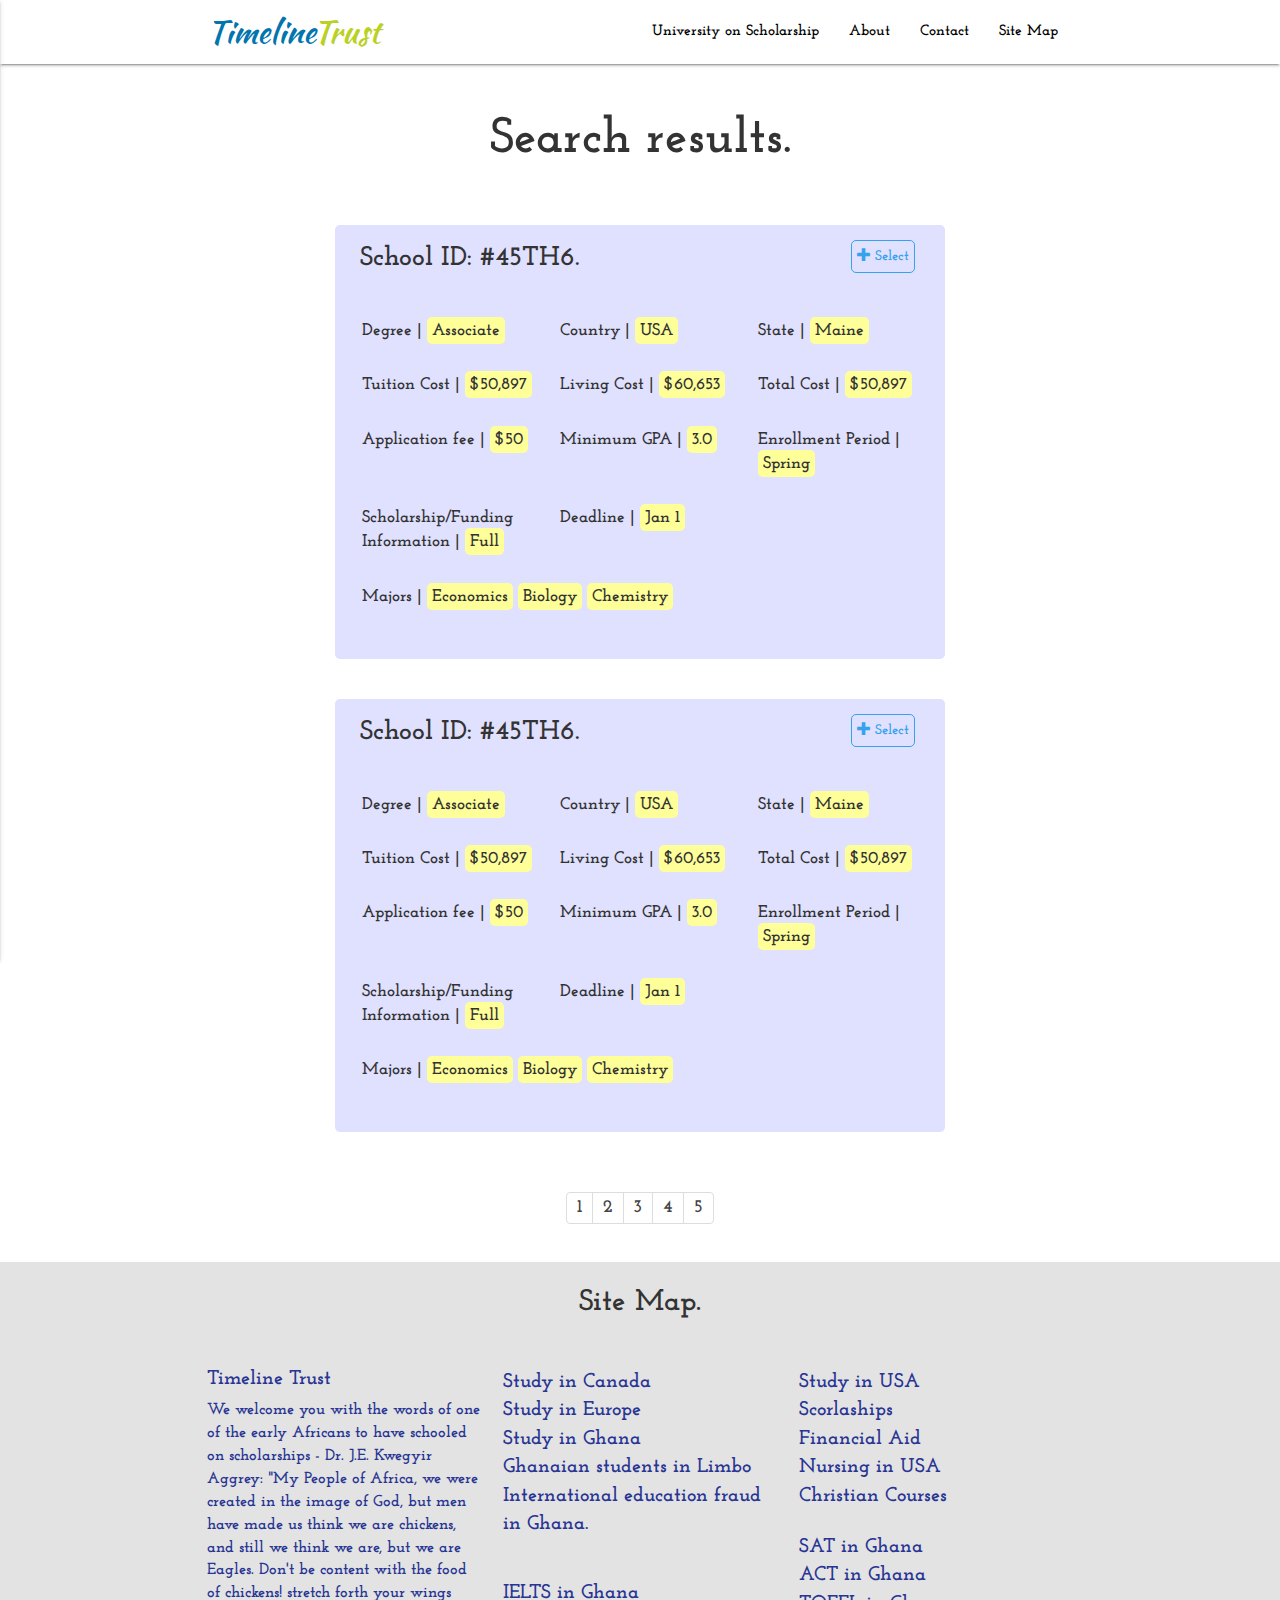
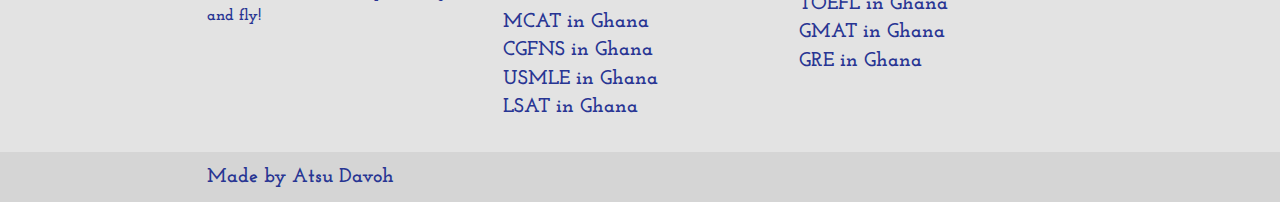
<file: results-time.html>
<!DOCTYPE html>
<html lang="en">
<head>
	<meta content="text/html; charset=utf-8" http-equiv="Content-Type">
	<meta content="width=device-width, initial-scale=1, maximum-scale=1.0" name="viewport">
	<title>Timeline1 Trust</title>
	<script src="https://ajax.googleapis.com/ajax/libs/jquery/1.11.2/jquery.min.js">
	</script>
	<script src="https://maxcdn.bootstrapcdn.com/bootstrap/3.3.4/js/bootstrap.min.js">
	</script>
	<link href='https://maxcdn.bootstrapcdn.com/bootstrap/3.3.5/css/bootstrap.min.css' rel='stylesheet prefetch'>
	<link href='https://fonts.googleapis.com/css?family=Source+Sans+Pro:400,300,700,600' rel='stylesheet prefetch'>
	<link href='https://pennypixels.pennymacusa.com/css/1_4_1/pp.css' rel='stylesheet prefetch'>
	<link href='http://netdna.bootstrapcdn.com/bootstrap/3.1.1/css/bootstrap.min.css' rel='stylesheet prefetch'>
	<link href="https://maxcdn.bootstrapcdn.com/bootstrap/3.3.4/css/bootstrap.min.css" rel="stylesheet">
	<link href='http://netdna.bootstrapcdn.com/bootstrap/3.1.1/css/bootstrap.min.css' rel='stylesheet prefetch'><!-- CSS  -->
	<link href="https://fonts.googleapis.com/icon?family=Material+Icons" rel="stylesheet">
	<link href="css/materialize.css" media="screen,projection" rel="stylesheet" type="text/css">
	<link href="css/style.css" media="screen,projection" rel="stylesheet" type="text/css">
	<link href="css/custom.css" media="screen,projection" rel="stylesheet" type="text/css">
	<link href='http://fonts.googleapis.com/css?family=Raleway:400,800' rel='stylesheet' type='text/css'>
	<link href="https://fonts.googleapis.com/css?family=Kaushan+Script" rel="stylesheet" type="text/css">
	<link href="https://fonts.googleapis.com/css?family=Josefin+Slab" rel="stylesheet" type="text/css">
</head>
<body>
	<nav class="light-blue lighten-1 nav-main" role="navigation" style="background: white ! important;">
		<div class="nav-wrapper container">
			<a class="brand-logo" href="#" id="logo-container">Timeline<span style="color: #BAD023;">Trust</span></a>
			<ul class="right hide-on-med-and-down">
				<li>
					<a class="link-text-1" href="#">University on Scholarship</a>
				</li>
				<li>
					<a class="link-text-1" href="#">About</a>
				</li>
				<li>
					<a class="link-text-1" href="#">Contact</a>
				</li>
				<li>
					<a class="link-text-1" href="#">Site Map</a>
				</li>
			</ul>
			<ul class="side-nav" id="nav-mobile">
				<li>
					<a class="link-text-1" href="#">University on Scholarship</a>
				</li>
				<li>
					<a class="link-text-1" href="#">About</a>
				</li>
				<li>
					<a class="link-text-1" href="#">Contact</a>
				</li>
				<li>
					<a class="link-text-1" href="#">Site Map</a>
				</li>
			</ul><a class="button-collapse response-button" data-activates="nav-mobile" href="#"><i class="material-icons">menu</i></a>
		</div>
	</nav>
	<div class="row" style="display: table; margin: 0 auto; max-width: 700px; min-width: 300px; padding-left: 20px; padding-right: 20px;">
		<br>
		<br>
		<p class="head-1-x center">Search results.</p><br>
        
		<div class="result-row">
			<p class="head-1-a-x">School ID: #45TH6.</p> <a href="/" class="but-x"> <span class="glyphicon glyphicon-plus" aria-hidden="true"></span> Select</a>
            
            <br><br><br>
            <div class="row">
				<div class="col s12 m4">
					<p class="result-1">Degree | <span class="result-2">Associate</span></p>
				</div>
				<div class="col s12 m4">
					<p class="result-1">Country | <span class="result-2">USA</span></p>
				</div>
				<div class="col s12 m4">
					<p class="result-1">State | <span class="result-2">Maine</span></p>
				</div>
			</div>
			<div class="row">
				<div class="col s12 m4">
					<p class="result-1">Tuition Cost | <span class="result-2">$50,897</span></p>
				</div>
				<div class="col s12 m4">
					<p class="result-1">Living Cost | <span class="result-2">$60,653</span></p>
				</div>
				<div class="col s12 m4">
					<p class="result-1">Total Cost | <span class="result-2">$50,897</span></p>
				</div>
			</div>
            			<div class="row">
				<div class="col s12 m4">
					<p class="result-1">Application fee | <span class="result-2">$50</span></p>
				</div>
				<div class="col s12 m4">
					<p class="result-1">Minimum GPA | <span class="result-2">3.0</span></p>
				</div>
				<div class="col s12 m4">
					<p class="result-1">Enrollment Period | <span class="result-2">Spring</span></p>
				</div>
			</div>
            			<div class="row">
				<div class="col s12 m4">
					<p class="result-1">Scholarship/Funding Information | <span class="result-2">Full</span></p>
				</div>
				<div class="col s12 m4">
					<p class="result-1">Deadline | <span class="result-2">Jan 1</span></p>
				</div>
				<div class="col s12 m4">
				
				</div>
			</div>
            	<div class="row">
				
				<div class="col s12 m12">
				<p class="result-1">Majors | <span class="result-2">Economics</span> <span class="result-2">Biology</span> <span class="result-2">Chemistry</span></p>
				</div>
			</div>
            <br>
		</div><br>
		
        
        
		<div class="result-row">
			<p class="head-1-a-x">School ID: #45TH6.</p> <a href="/" class="but-x"><span class="glyphicon glyphicon-plus" aria-hidden="true"></span> Select</a>
            
            <br><br><br>
            <div class="row">
				<div class="col s12 m4">
					<p class="result-1">Degree | <span class="result-2">Associate</span></p>
				</div>
				<div class="col s12 m4">
					<p class="result-1">Country | <span class="result-2">USA</span></p>
				</div>
				<div class="col s12 m4">
					<p class="result-1">State | <span class="result-2">Maine</span></p>
				</div>
			</div>
			<div class="row">
				<div class="col s12 m4">
					<p class="result-1">Tuition Cost | <span class="result-2">$50,897</span></p>
				</div>
				<div class="col s12 m4">
					<p class="result-1">Living Cost | <span class="result-2">$60,653</span></p>
				</div>
				<div class="col s12 m4">
					<p class="result-1">Total Cost | <span class="result-2">$50,897</span></p>
				</div>
			</div>
            			<div class="row">
				<div class="col s12 m4">
					<p class="result-1">Application fee | <span class="result-2">$50</span></p>
				</div>
				<div class="col s12 m4">
					<p class="result-1">Minimum GPA | <span class="result-2">3.0</span></p>
				</div>
				<div class="col s12 m4">
					<p class="result-1">Enrollment Period | <span class="result-2">Spring</span></p>
				</div>
			</div>
            			<div class="row">
				<div class="col s12 m4">
					<p class="result-1">Scholarship/Funding Information | <span class="result-2">Full</span></p>
				</div>
				<div class="col s12 m4">
					<p class="result-1">Deadline | <span class="result-2">Jan 1</span></p>
				</div>
				<div class="col s12 m4">
				
				</div>
			</div>
            	<div class="row">
				
				<div class="col s12 m12">
				<p class="result-1">Majors | <span class="result-2">Economics</span> <span class="result-2">Biology</span> <span class="result-2">Chemistry</span></p>
				</div>
			</div>
            <br>
		</div><br>
		
        
        
        <br>
		<br>
      
        

	</div>
    
    
      <ul class="pagination center" style="display: table; margin: 0 auto;">
  <li><a href="#">1</a></li>
  <li><a href="#">2</a></li>
  <li><a href="#">3</a></li>
  <li><a href="#">4</a></li>
  <li><a href="#">5</a></li>
</ul>
    
    
    <br><br>
    
	<footer class="page-footer">
		<div class="container">
			<p class="head-1 center">Site Map.</p><br>
			<div class="row">
				<div class="col s12 m4">
					<h5 class="white-text">Timeline Trust</h5>
					<p class="grey-text text-lighten-4 white-text" style="font-size: 16px; color: #283593 ! important;">We welcome you with the words of one of the early Africans to have schooled on scholarships - Dr. J.E. Kwegyir Aggrey: "My People of Africa, we were created in the image of God, but men have made us think we are chickens, and still we think we are, but we are Eagles. Don't be content with the food of chickens! stretch forth your wings and fly!</p>
				</div>
				<div class="col s12 m4">
					<h5 class="white-text"></h5>
					<ul>
						<li>
							<a class="white-text" href="#!">Study in Canada</a>
						</li>
						<li>
							<a class="white-text" href="#!">Study in Europe</a>
						</li>
						<li>
							<a class="white-text" href="#!">Study in Ghana</a>
						</li>
						<li>
							<a class="white-text" href="#!">Ghanaian students in Limbo</a>
						</li>
						<li>
							<a class="white-text" href="#!">International education fraud in Ghana.</a>
						</li>
						<li style="list-style: none"><br>
						<br></li>
						<li>
							<a class="white-text" href="#!">IELTS in Ghana</a>
						</li>
						<li>
							<a class="white-text" href="#!">MCAT in Ghana</a>
						</li>
						<li>
							<a class="white-text" href="#!">CGFNS in Ghana</a>
						</li>
						<li>
							<a class="white-text" href="#!">USMLE in Ghana</a>
						</li>
						<li>
							<a class="white-text" href="#!">LSAT in Ghana</a>
						</li>
					</ul>
				</div>
				<div class="col s12 m4">
					<h5 class="white-text"></h5>
					<ul>
						<li>
							<a class="white-text" href="#!">Study in USA</a>
						</li>
						<li>
							<a class="white-text" href="#!">Scorlaships</a>
						</li>
						<li>
							<a class="white-text" href="#!">Financial Aid</a>
						</li>
						<li>
							<a class="white-text" href="#!">Nursing in USA</a>
						</li>
						<li>
							<a class="white-text" href="#!">Christian Courses</a>
						</li>
					</ul>
				</div>
				<div class="col s12 m4">
					<h5 class="white-text"></h5>
					<ul>
						<li>
							<a class="white-text" href="#!">SAT in Ghana</a>
						</li>
						<li>
							<a class="white-text" href="#!">ACT in Ghana</a>
						</li>
						<li>
							<a class="white-text" href="#!">TOEFL in Ghana</a>
						</li>
						<li>
							<a class="white-text" href="#!">GMAT in Ghana</a>
						</li>
						<li>
							<a class="white-text" href="#!">GRE in Ghana</a>
						</li>
					</ul>
				</div>
			</div>
		</div>
		<div class="footer-copyright">
			<div class="container white-text">
				Made by <a class="orange-text text-lighten-3 white-text" href="http://materializecss.com" style="color: #283593 ! important;">Atsu Davoh</a>
			</div>
		</div>
	</footer><!--  Scripts-->
	<script>
	$(document).ready(function(){
	   $('.tooltipped').tooltip({delay: 50});
	 });
	</script> 
	<script src='http://cdnjs.cloudflare.com/ajax/libs/jquery/2.1.3/jquery.min.js'>
	</script> 
	<script src="js/index.js">
	</script> 
	<script>
	$(document).ready(function() {
	   $('select').material_select();
	 });
	</script> 
	<script>
	   $(document).ready(function() {
	    $('.modal-trigger').leanModal();
	   });
	</script> 
	<script src="https://code.jquery.com/jquery-2.1.1.min.js">
	</script> 
	<script src="js/materialize.js">
	</script> 
	<script src="js/init.js">
	</script>
</body>
</html>
</file>
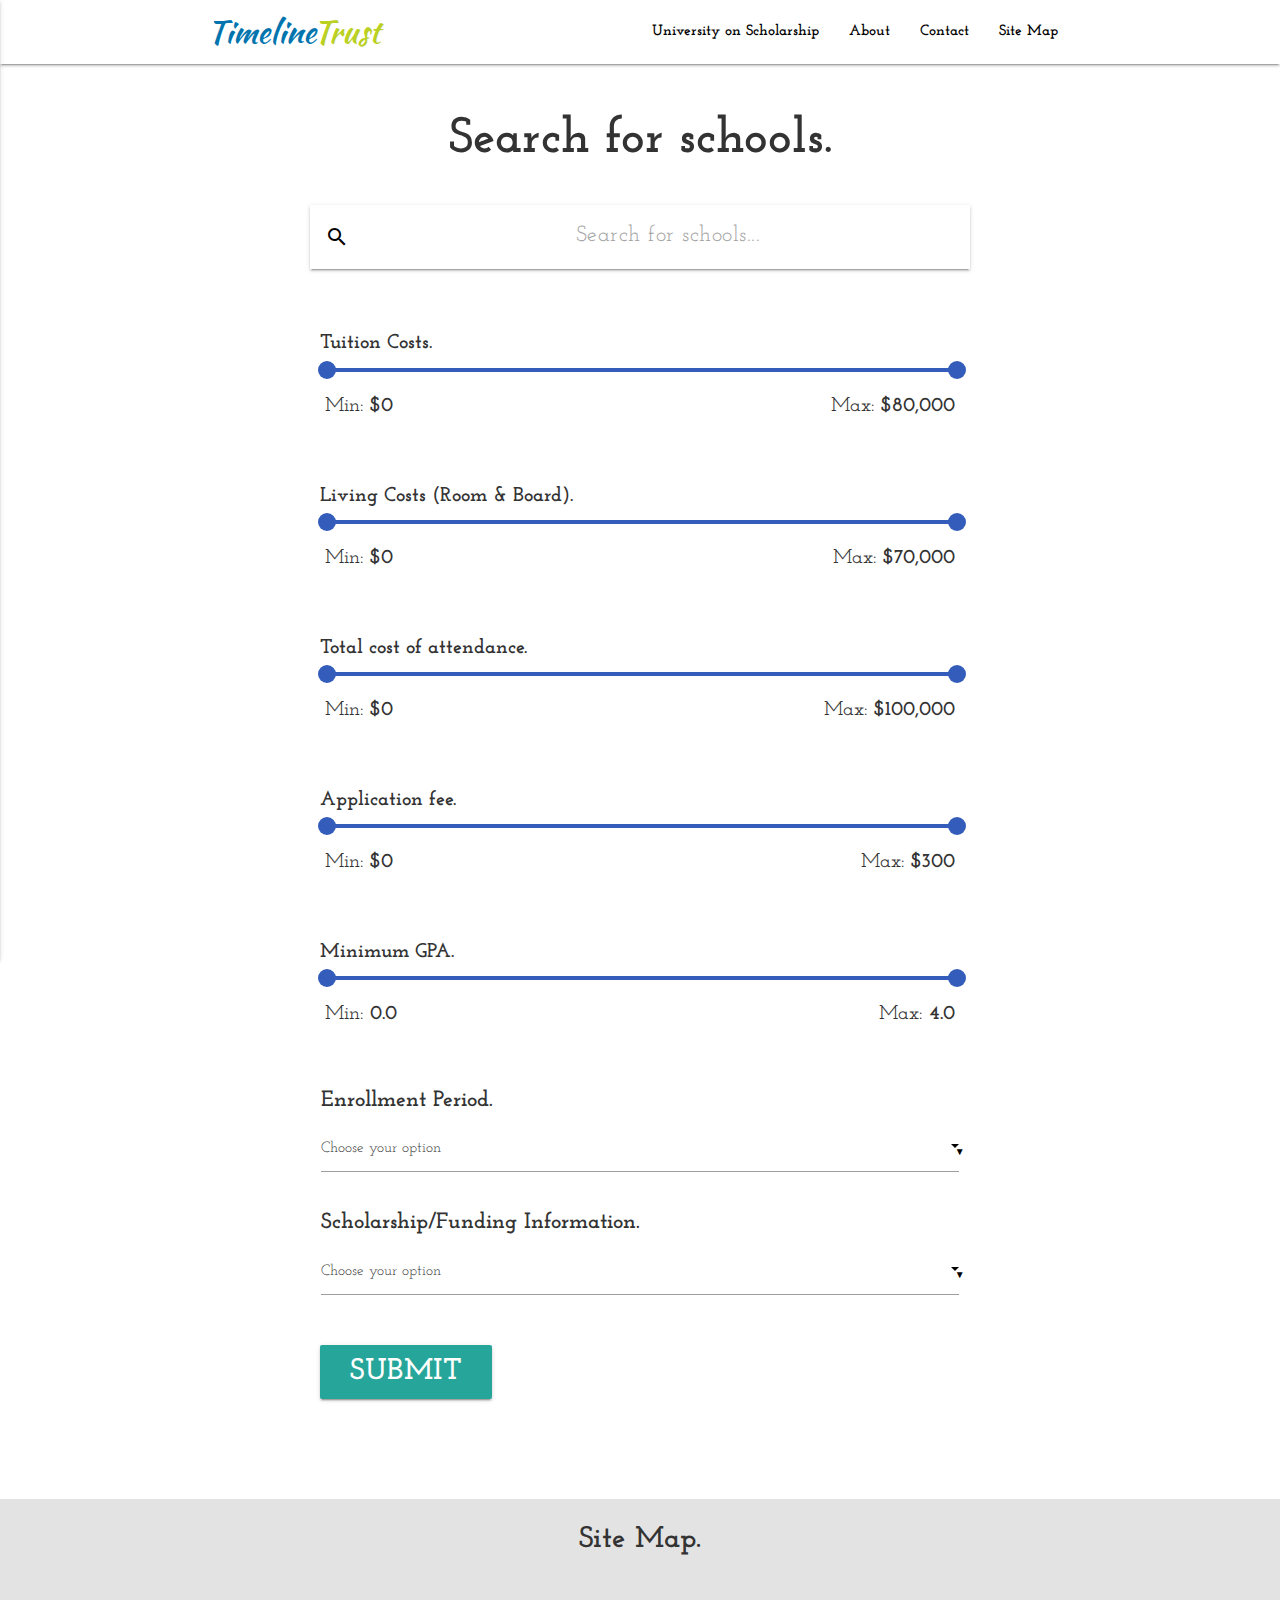
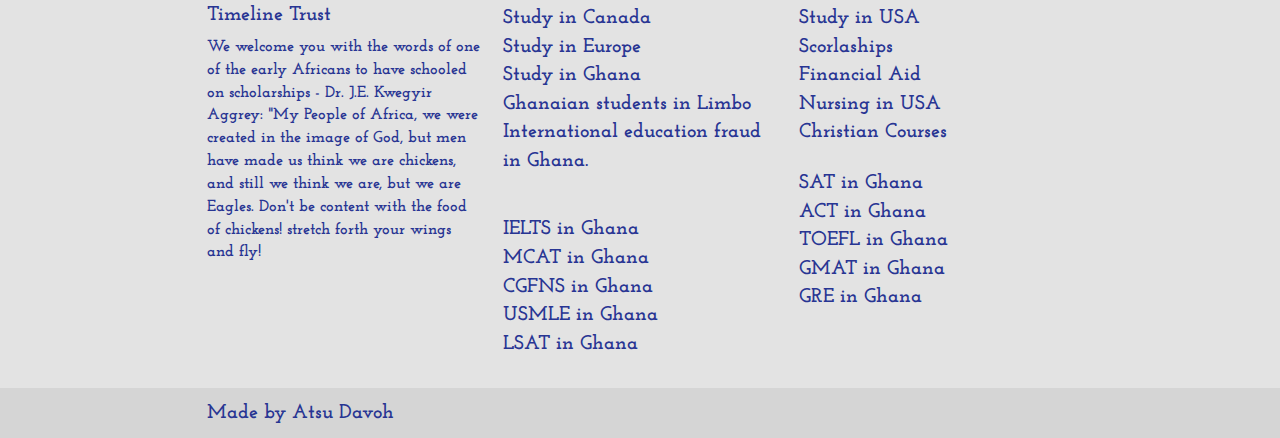
<file: search-time.html>
<!DOCTYPE html>
<html lang="en">
<head>
	<meta content="text/html; charset=utf-8" http-equiv="Content-Type">
	<meta content="width=device-width, initial-scale=1, maximum-scale=1.0" name="viewport">
	<title>Timeline1 Trust</title>
	<script src="https://ajax.googleapis.com/ajax/libs/jquery/1.11.2/jquery.min.js">
	</script>
	<script src="https://maxcdn.bootstrapcdn.com/bootstrap/3.3.4/js/bootstrap.min.js">
	</script>
  <link rel='stylesheet prefetch' href='https://maxcdn.bootstrapcdn.com/bootstrap/3.3.5/css/bootstrap.min.css'>
<link rel='stylesheet prefetch' href='https://fonts.googleapis.com/css?family=Source+Sans+Pro:400,300,700,600'>
<link rel='stylesheet prefetch' href='https://pennypixels.pennymacusa.com/css/1_4_1/pp.css'>
	<link href='http://netdna.bootstrapcdn.com/bootstrap/3.1.1/css/bootstrap.min.css' rel='stylesheet prefetch'>
	<link href="https://maxcdn.bootstrapcdn.com/bootstrap/3.3.4/css/bootstrap.min.css" rel="stylesheet">
	<link href='http://netdna.bootstrapcdn.com/bootstrap/3.1.1/css/bootstrap.min.css' rel='stylesheet prefetch'><!-- CSS  -->
	<link href="https://fonts.googleapis.com/icon?family=Material+Icons" rel="stylesheet">
	<link href="css/materialize.css" media="screen,projection" rel="stylesheet" type="text/css">
	<link href="css/style.css" media="screen,projection" rel="stylesheet" type="text/css">
	<link href="css/custom.css" media="screen,projection" rel="stylesheet" type="text/css">
	<link href='http://fonts.googleapis.com/css?family=Raleway:400,800' rel='stylesheet' type='text/css'>
	<link href="https://fonts.googleapis.com/css?family=Kaushan+Script" rel="stylesheet" type="text/css">
	<link href="https://fonts.googleapis.com/css?family=Josefin+Slab" rel="stylesheet" type="text/css">
</head>
<body>
	<nav class="light-blue lighten-1 nav-main" role="navigation" style="background: white ! important;">
		<div class="nav-wrapper container">
			<a class="brand-logo" href="#" id="logo-container">Timeline<span style="color: #BAD023;">Trust</span></a>
			<ul class="right hide-on-med-and-down">
				<li>
					<a class="link-text-1" href="#">University on Scholarship</a>
				</li>
				<li>
					<a class="link-text-1" href="#">About</a>
				</li>
				<li>
					<a class="link-text-1" href="#">Contact</a>
				</li>
				<li>
					<a class="link-text-1" href="#">Site Map</a>
				</li>
			</ul>
			<ul class="side-nav" id="nav-mobile">
				<li>
					<a class="link-text-1" href="#">University on Scholarship</a>
				</li>
				<li>
					<a class="link-text-1" href="#">About</a>
				</li>
				<li>
					<a class="link-text-1" href="#">Contact</a>
				</li>
				<li>
					<a class="link-text-1" href="#">Site Map</a>
				</li>
			</ul><a class="button-collapse response-button" data-activates="nav-mobile" href="#"><i class="material-icons">menu</i></a>
		</div>
	</nav>
    

    
    
    
    
    <div class="row" style="display: table; margin: 0 auto; max-width: 700px; min-width: 300px; padding-left: 20px; padding-right: 20px;">
		<br>
		<br>
		<p class="head-1-x center">Search for schools.</p><br>
        
        
            
    
      <form>
          <nav>
          <div class="nav-wrapper" style="">
          
        <div class="input-field">
          <input data-position="bottom" data-delay="50" data-tooltip="Search for schools by ID, Country, State/Province, Major, Degree type." id="search" type="search" class="btn tooltipped placeholder-style" style="background: white; color: black;" placeholder="Search for schools..." required>
          <label class="label-icon" for="search"><i class="material-icons" style="color: black;">search</i></label>
          <i class="material-icons">close</i>
        </div>
            
          </div>
          </nav>
          
          
          
          <br>
          
                  
  <div>
      <p class="head-1-z">Tuition Costs.</p>
  <div class="row" >
    <div class="col-sm-12" >
      <div id="slider-range"></div>
    </div>
  </div>
  <div class="row slider-labels" >
    <div class="col-xs-6 caption">
      <strong>Min:</strong> <span id="slider-range-value1"></span>
    </div>
    <div class="col-xs-6 text-right caption">
      <strong>Max:</strong> <span id="slider-range-value2"></span>
    </div>
  </div>
  <div class="row">
    <div class="col-sm-12">
      <form>
        <input type="hidden" name="min-value" value="">
        <input type="hidden" name="max-value" value="">
      </form>
    </div>
  </div>
</div>
          
          
    
    
  
        
        
        
        
        
        

        
        
        
         
  <div>
      <p class="head-1-z">Living Costs (Room & Board).</p>
  <div class="row" >
    <div class="col-sm-12" >
      <div id="slider-range-x"></div>
    </div>
  </div>
  <div class="row slider-labels" >
    <div class="col-xs-6 caption">
      <strong>Min:</strong> <span id="slider-range-value1-x"></span>
    </div>
    <div class="col-xs-6 text-right caption">
      <strong>Max:</strong> <span id="slider-range-value2-x"></span>
    </div>
  </div>
  <div class="row">
    <div class="col-sm-12">
      <form>
        <input type="hidden" name="min-value-x" value="">
        <input type="hidden" name="max-value-x" value="">
      </form>
    </div>
  </div>
</div>
        
        
        
        
        
           
  <div>
      <p class="head-1-z">Total cost of attendance.</p>
  <div class="row" >
    <div class="col-sm-12" >
      <div id="slider-range-y"></div>
    </div>
  </div>
  <div class="row slider-labels" >
    <div class="col-xs-6 caption">
      <strong>Min:</strong> <span id="slider-range-value1-y"></span>
    </div>
    <div class="col-xs-6 text-right caption">
      <strong>Max:</strong> <span id="slider-range-value2-y"></span>
    </div>
  </div>
  <div class="row">
    <div class="col-sm-12">
      <form>
        <input type="hidden" name="min-value-y" value="">
        <input type="hidden" name="max-value-y" value="">
      </form>
    </div>
  </div>
</div>
        
        
        
        
        
         
        
           
  <div>
      <p class="head-1-z">Application fee.</p>
  <div class="row" >
    <div class="col-sm-12" >
      <div id="slider-range-z"></div>
    </div>
  </div>
  <div class="row slider-labels" >
    <div class="col-xs-6 caption">
      <strong>Min:</strong> <span id="slider-range-value1-z"></span>
    </div>
    <div class="col-xs-6 text-right caption">
      <strong>Max:</strong> <span id="slider-range-value2-z"></span>
    </div>
  </div>
  <div class="row">
    <div class="col-sm-12">
      <form>
        <input type="hidden" name="min-value-z" value="">
        <input type="hidden" name="max-value-z" value="">
      </form>
    </div>
  </div>
</div>
        
        
        

        
                 
        
           
  <div>
      <p class="head-1-z">Minimum GPA.</p>
  <div class="row" >
    <div class="col-sm-12" >
      <div id="slider-range-a"></div>
    </div>
  </div>
  <div class="row slider-labels" >
    <div class="col-xs-6 caption" style="font-family: 'Josefin Slab', serif ! important;">
      <strong>Min:</strong> <span id="slider-range-value1-a"></span>
    </div>
    <div class="col-xs-6 text-right caption">
      <strong>Max:</strong> <span id="slider-range-value2-a"></span>
    </div>
  </div>
  <div class="row">
    <div class="col-sm-12">
      <form>
        <input type="hidden" name="min-value-a" value="">
        <input type="hidden" name="max-value-a" value="">
      </form>
    </div>
  </div>
</div>
        
        
        
          
          
          
          
          
          
          
          <div class="input-field col s12">
              <p class="head-1-a">Enrollment Period.</p>
    <select>
      <option value="" disabled selected>Choose your option</option>
      <option value="1">Fall</option>
      <option value="2">Spring</option>
      <option value="3">Summer</option>
    </select>
    <label></label>
  </div>
          
          
    
          
       
          
              <div class="input-field col s12">
              <p class="head-1-a">Scholarship/Funding Information.</p>
    <select>
      <option value="" disabled selected>Choose your option</option>
      <option value="1">Partial Scholarship.</option>
      <option value="2">Full Scholarship.</option>
      
    </select>
    <label></label>
  </div>
          
          
          
          
                  
        <button class="btn btn-primary button-1 btn-large waves-effect waves-light" style="margin-left: 10px; margin-top: 30px;" type="button">Submit</button>
     
<br><br><br><br><br><br>
        
        </form>

        
	</div>
    
    
    <footer class="page-footer">
		<div class="container">
			<p class="head-1 center">Site Map.</p><br>
			<div class="row">
				<div class="col s12 m4">
					<h5 class="white-text">Timeline Trust</h5>
					<p class="grey-text text-lighten-4 white-text" style="font-size: 16px; color: #283593 ! important;">We welcome you with the words of one of the early Africans to have schooled on scholarships - Dr. J.E. Kwegyir Aggrey: "My People of Africa, we were created in the image of God, but men have made us think we are chickens, and still we think we are, but we are Eagles. Don't be content with the food of chickens! stretch forth your wings and fly!</p>
				</div>
				<div class="col s12 m4">
					<h5 class="white-text"></h5>
					<ul>
						<li>
							<a class="white-text" href="#!">Study in Canada</a>
						</li>
						<li>
							<a class="white-text" href="#!">Study in Europe</a>
						</li>
						<li>
							<a class="white-text" href="#!">Study in Ghana</a>
						</li>
						<li>
							<a class="white-text" href="#!">Ghanaian students in Limbo</a>
						</li>
						<li>
							<a class="white-text" href="#!">International education fraud in Ghana.</a>
						</li><br><br>
							<li>
							<a class="white-text" href="#!">IELTS in Ghana</a>
						</li>
						<li>
							<a class="white-text" href="#!">MCAT in Ghana</a>
						</li>
						<li>
							<a class="white-text" href="#!">CGFNS in Ghana</a>
						</li>
						<li>
							<a class="white-text" href="#!">USMLE in Ghana</a>
						</li>
						<li>
							<a class="white-text" href="#!">LSAT in Ghana</a>
						</li>
					</ul>
				</div>
				<div class="col s12 m4">
					<h5 class="white-text"></h5>
					<ul>
						<li>
							<a class="white-text" href="#!">Study in USA</a>
						</li>
						<li>
							<a class="white-text" href="#!">Scorlaships</a>
						</li>
						<li>
							<a class="white-text" href="#!">Financial Aid</a>
						</li>
						<li>
							<a class="white-text" href="#!">Nursing in USA</a>
						</li>
						<li>
							<a class="white-text" href="#!">Christian Courses</a>
						</li>
					</ul>
				</div>
				<div class="col s12 m4">
					<h5 class="white-text"></h5>
					<ul>
						<li>
							<a class="white-text" href="#!">SAT in Ghana</a>
						</li>
						<li>
							<a class="white-text" href="#!">ACT in Ghana</a>
						</li>
						<li>
							<a class="white-text" href="#!">TOEFL in Ghana</a>
						</li>
						<li>
							<a class="white-text" href="#!">GMAT in Ghana</a>
						</li>
						<li>
							<a class="white-text" href="#!">GRE in Ghana</a>
						</li>
					</ul>
				</div>

			</div>
		</div>
		<div class="footer-copyright">
			<div class="container white-text">
				Made by <a class="orange-text text-lighten-3 white-text" href="http://materializecss.com" style="color: #283593 ! important;">Atsu Davoh</a>
			</div>
		</div>
	</footer><!--  Scripts-->
	
    
        <script>$(document).ready(function(){
    $('.tooltipped').tooltip({delay: 50});
  });</script>
    
    
  <script src='http://cdnjs.cloudflare.com/ajax/libs/jquery/2.1.3/jquery.min.js'></script>

    <script src="js/index.js"></script>

	<script>$(document).ready(function() {
    $('select').material_select();
  });</script>
	<script>
	$(document).ready(function() {
	 $('.modal-trigger').leanModal();
	});
	</script> 
	<script src="https://code.jquery.com/jquery-2.1.1.min.js">
	</script> 
	<script src="js/materialize.js">
	</script> 
	<script src="js/init.js">
	</script>
</body>
</html>
</file>
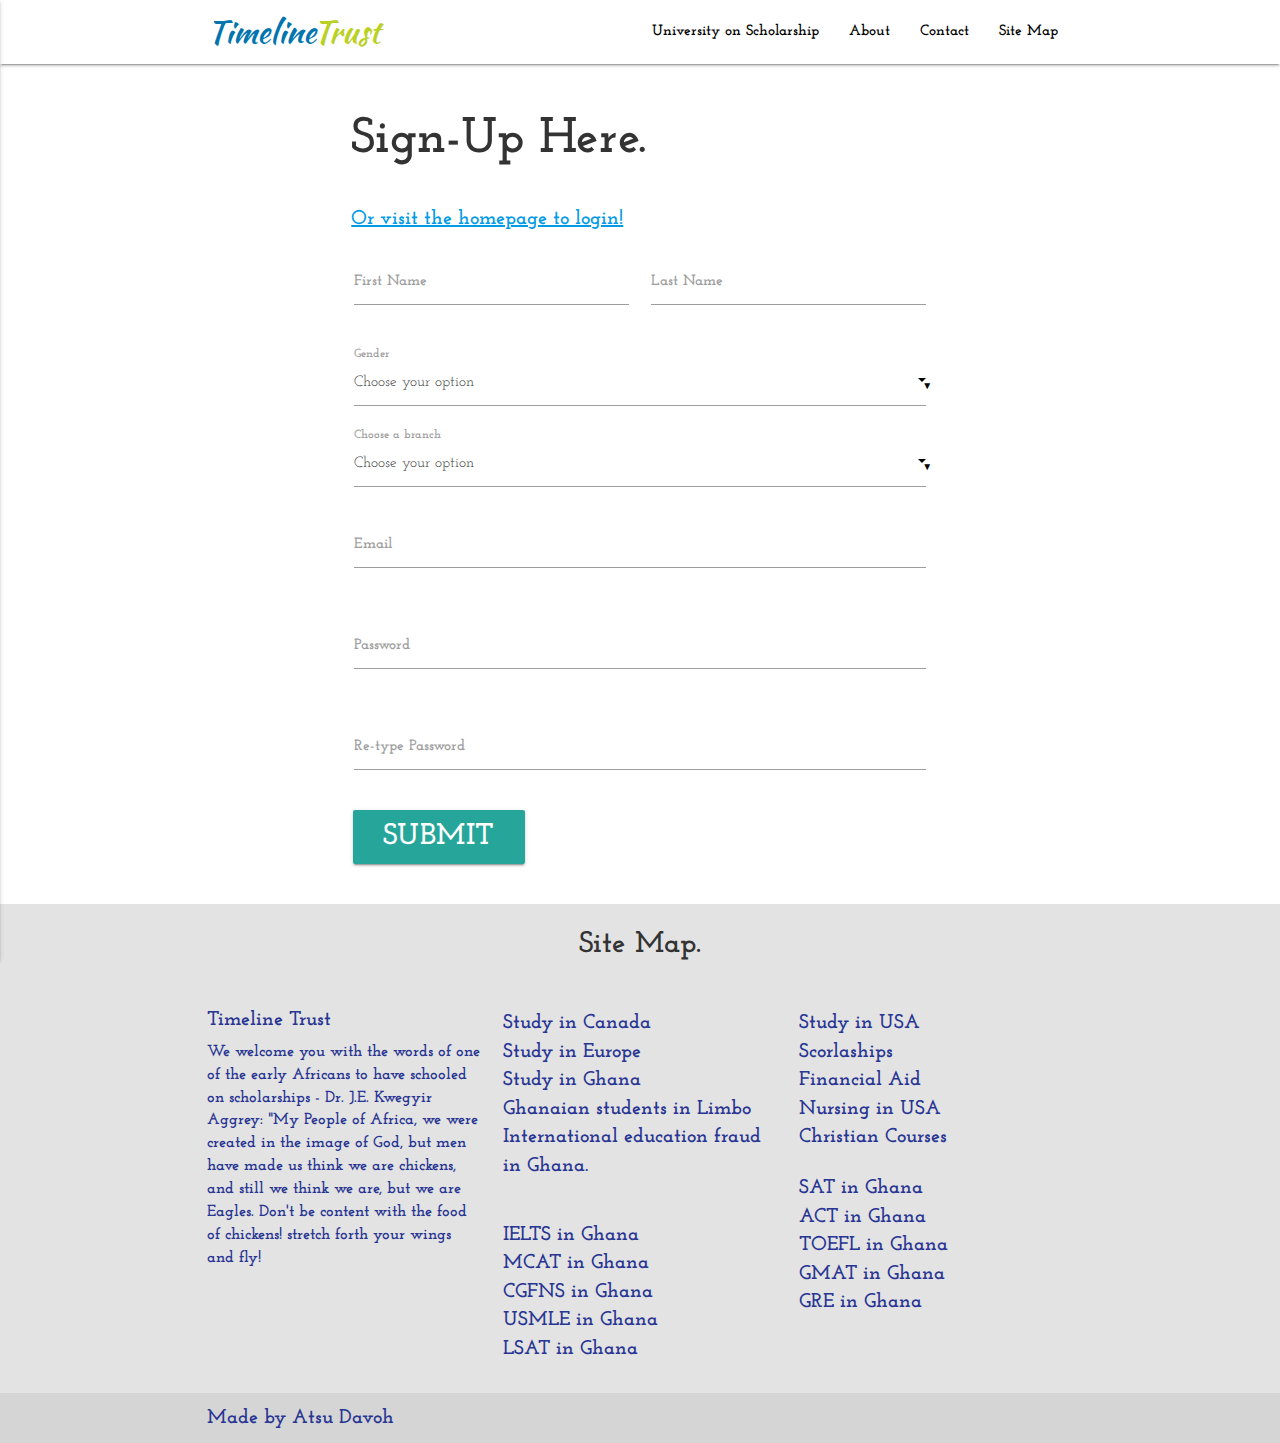
<file: signup-time.html>
<!DOCTYPE html>
<html lang="en">
<head>
	<meta content="text/html; charset=utf-8" http-equiv="Content-Type">
	<meta content="width=device-width, initial-scale=1, maximum-scale=1.0" name="viewport">
	<title>Timeline1 Trust</title>
	<script src="https://ajax.googleapis.com/ajax/libs/jquery/1.11.2/jquery.min.js">
	</script>
	<script src="https://maxcdn.bootstrapcdn.com/bootstrap/3.3.4/js/bootstrap.min.js">
	</script>
	<link href='http://netdna.bootstrapcdn.com/bootstrap/3.1.1/css/bootstrap.min.css' rel='stylesheet prefetch'>
	<link href="https://maxcdn.bootstrapcdn.com/bootstrap/3.3.4/css/bootstrap.min.css" rel="stylesheet">
	<link href='http://netdna.bootstrapcdn.com/bootstrap/3.1.1/css/bootstrap.min.css' rel='stylesheet prefetch'><!-- CSS  -->
	<link href="https://fonts.googleapis.com/icon?family=Material+Icons" rel="stylesheet">
	<link href="css/materialize.css" media="screen,projection" rel="stylesheet" type="text/css">
	<link href="css/style.css" media="screen,projection" rel="stylesheet" type="text/css">
	<link href="css/custom.css" media="screen,projection" rel="stylesheet" type="text/css">
	<link href='http://fonts.googleapis.com/css?family=Raleway:400,800' rel='stylesheet' type='text/css'>
	<link href="https://fonts.googleapis.com/css?family=Kaushan+Script" rel="stylesheet" type="text/css">
	<link href="https://fonts.googleapis.com/css?family=Josefin+Slab" rel="stylesheet" type="text/css">
</head>
<body>
	<nav class="light-blue lighten-1 nav-main" role="navigation" style="background: white ! important;">
		<div class="nav-wrapper container">
			<a class="brand-logo" href="#" id="logo-container">Timeline<span style="color: #BAD023;">Trust</span></a>
			<ul class="right hide-on-med-and-down">
				<li>
					<a class="link-text-1" href="#">University on Scholarship</a>
				</li>
				<li>
					<a class="link-text-1" href="#">About</a>
				</li>
				<li>
					<a class="link-text-1" href="#">Contact</a>
				</li>
				<li>
					<a class="link-text-1" href="#">Site Map</a>
				</li>
			</ul>
			<ul class="side-nav" id="nav-mobile">
				<li>
					<a class="link-text-1" href="#">University on Scholarship</a>
				</li>
				<li>
					<a class="link-text-1" href="#">About</a>
				</li>
				<li>
					<a class="link-text-1" href="#">Contact</a>
				</li>
				<li>
					<a class="link-text-1" href="#">Site Map</a>
				</li>
			</ul><a class="button-collapse response-button" data-activates="nav-mobile" href="#"><i class="material-icons">menu</i></a>
		</div>
	</nav>
    

    
    
    
    
    <div class="row">
		<br>
		<br>
		
        
        		<div class="col s12 m3">
	
		</div>
        
        
        
        
        
        
        
		<div class="col s12 m6">
			 
            
            <p class="head-1-x" style="margin-left: 20px;">Sign-Up Here.</p>
            <br>
            <a href="/main-time.html"><p class="head-1-y" style="margin-left: 20px; text-decoration: underline">Or visit the homepage to login!</p></a>
            
            <div class="row">
    <form class="col s12">
      <div class="row">
        <div class="input-field col s6">
          <input id="first_name" type="text" class="validate">
          <label for="first_name">First Name</label>
        </div>
        <div class="input-field col s6">
          <input id="last_name" type="text" class="validate">
          <label for="last_name">Last Name</label>
        </div>
      </div>
        
        
        <div class="input-field col s12">
    <select>
      <option class="option-style" value="" disabled selected>Choose your option</option>
      <option class="option-style" value="1">Female</option>
      <option class="option-style" value="2">Male</option>
      <option class="option-style" value="3">Other</option>
    </select>
    <label class="option-style">Gender</label>
  </div>
        
        
        
        <div class="input-field col s12">
    <select>
      <option class="option-style" value="" disabled selected>Choose your option</option>
      <option class="option-style" value="1">Accra</option>
      <option class="option-style" value="2">Kumasi</option>
      <option class="option-style" value="3">Tarkoradi</option>
      <option class="option-style" value="4">Online</option>
    </select>
    <label class="option-style">Choose a branch</label>
  </div>
      
              <div class="row">
        <div class="input-field col s12">
          <input id="email" type="email" class="validate">
          <label for="email">Email</label>
        </div>
      </div>
      <div class="row">
        <div class="input-field col s12">
          <input id="password" type="password" class="validate">
          <label for="password">Password</label>
        </div>
      </div>
        <div class="row">
        <div class="input-field col s12">
          <input id="password1" type="password" class="validate">
          <label for="password">Re-type Password</label>
        </div>
      </div>

        
        <button class="btn btn-primary button-1 btn-large waves-effect waves-light" style="margin-left: 10px;" type="button">Submit</button>
     
    </form>
  </div>
            
		</div>
        
        
        
        
        
        
        
        
        
        <div class="col s12 m3">
	
		</div>
        
		
        

        
	</div>
    
    
    <footer class="page-footer">
		<div class="container">
			<p class="head-1 center">Site Map.</p><br>
			<div class="row">
				<div class="col s12 m4">
					<h5 class="white-text">Timeline Trust</h5>
					<p class="grey-text text-lighten-4 white-text" style="font-size: 16px; color: #283593 ! important;">We welcome you with the words of one of the early Africans to have schooled on scholarships - Dr. J.E. Kwegyir Aggrey: "My People of Africa, we were created in the image of God, but men have made us think we are chickens, and still we think we are, but we are Eagles. Don't be content with the food of chickens! stretch forth your wings and fly!</p>
				</div>
				<div class="col s12 m4">
					<h5 class="white-text"></h5>
					<ul>
						<li>
							<a class="white-text" href="#!">Study in Canada</a>
						</li>
						<li>
							<a class="white-text" href="#!">Study in Europe</a>
						</li>
						<li>
							<a class="white-text" href="#!">Study in Ghana</a>
						</li>
						<li>
							<a class="white-text" href="#!">Ghanaian students in Limbo</a>
						</li>
						<li>
							<a class="white-text" href="#!">International education fraud in Ghana.</a>
						</li><br><br>
							<li>
							<a class="white-text" href="#!">IELTS in Ghana</a>
						</li>
						<li>
							<a class="white-text" href="#!">MCAT in Ghana</a>
						</li>
						<li>
							<a class="white-text" href="#!">CGFNS in Ghana</a>
						</li>
						<li>
							<a class="white-text" href="#!">USMLE in Ghana</a>
						</li>
						<li>
							<a class="white-text" href="#!">LSAT in Ghana</a>
						</li>
					</ul>
				</div>
				<div class="col s12 m4">
					<h5 class="white-text"></h5>
					<ul>
						<li>
							<a class="white-text" href="#!">Study in USA</a>
						</li>
						<li>
							<a class="white-text" href="#!">Scorlaships</a>
						</li>
						<li>
							<a class="white-text" href="#!">Financial Aid</a>
						</li>
						<li>
							<a class="white-text" href="#!">Nursing in USA</a>
						</li>
						<li>
							<a class="white-text" href="#!">Christian Courses</a>
						</li>
					</ul>
				</div>
				<div class="col s12 m4">
					<h5 class="white-text"></h5>
					<ul>
						<li>
							<a class="white-text" href="#!">SAT in Ghana</a>
						</li>
						<li>
							<a class="white-text" href="#!">ACT in Ghana</a>
						</li>
						<li>
							<a class="white-text" href="#!">TOEFL in Ghana</a>
						</li>
						<li>
							<a class="white-text" href="#!">GMAT in Ghana</a>
						</li>
						<li>
							<a class="white-text" href="#!">GRE in Ghana</a>
						</li>
					</ul>
				</div>

			</div>
		</div>
		<div class="footer-copyright">
			<div class="container white-text">
				Made by <a class="orange-text text-lighten-3 white-text" href="http://materializecss.com" style="color: #283593 ! important;">Atsu Davoh</a>
			</div>
		</div>
	</footer><!--  Scripts-->
	
	<script>$(document).ready(function() {
    $('select').material_select();
  });</script>
	<script>
	$(document).ready(function() {
	 $('.modal-trigger').leanModal();
	});
	</script> 
	<script src="https://code.jquery.com/jquery-2.1.1.min.js">
	</script> 
	<script src="js/materialize.js">
	</script> 
	<script src="js/init.js">
	</script>
</body>
</html>
</file>
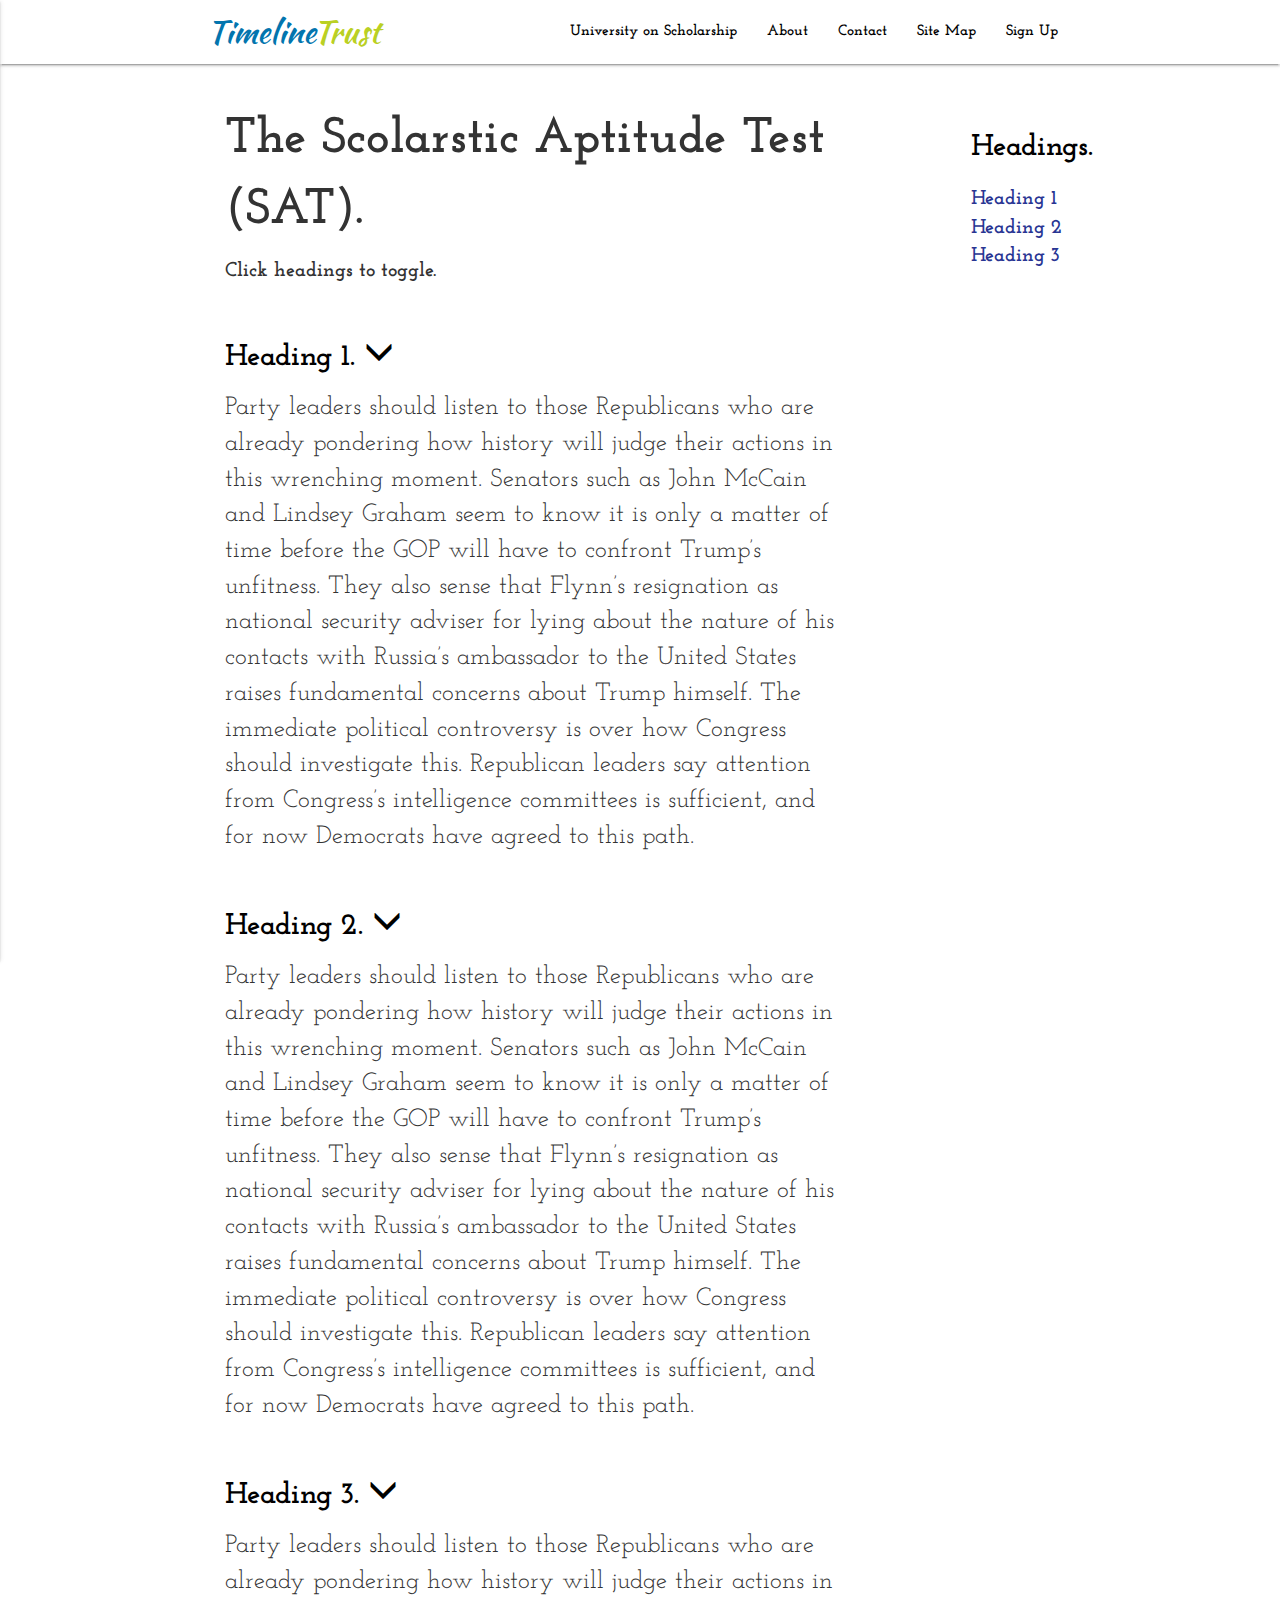
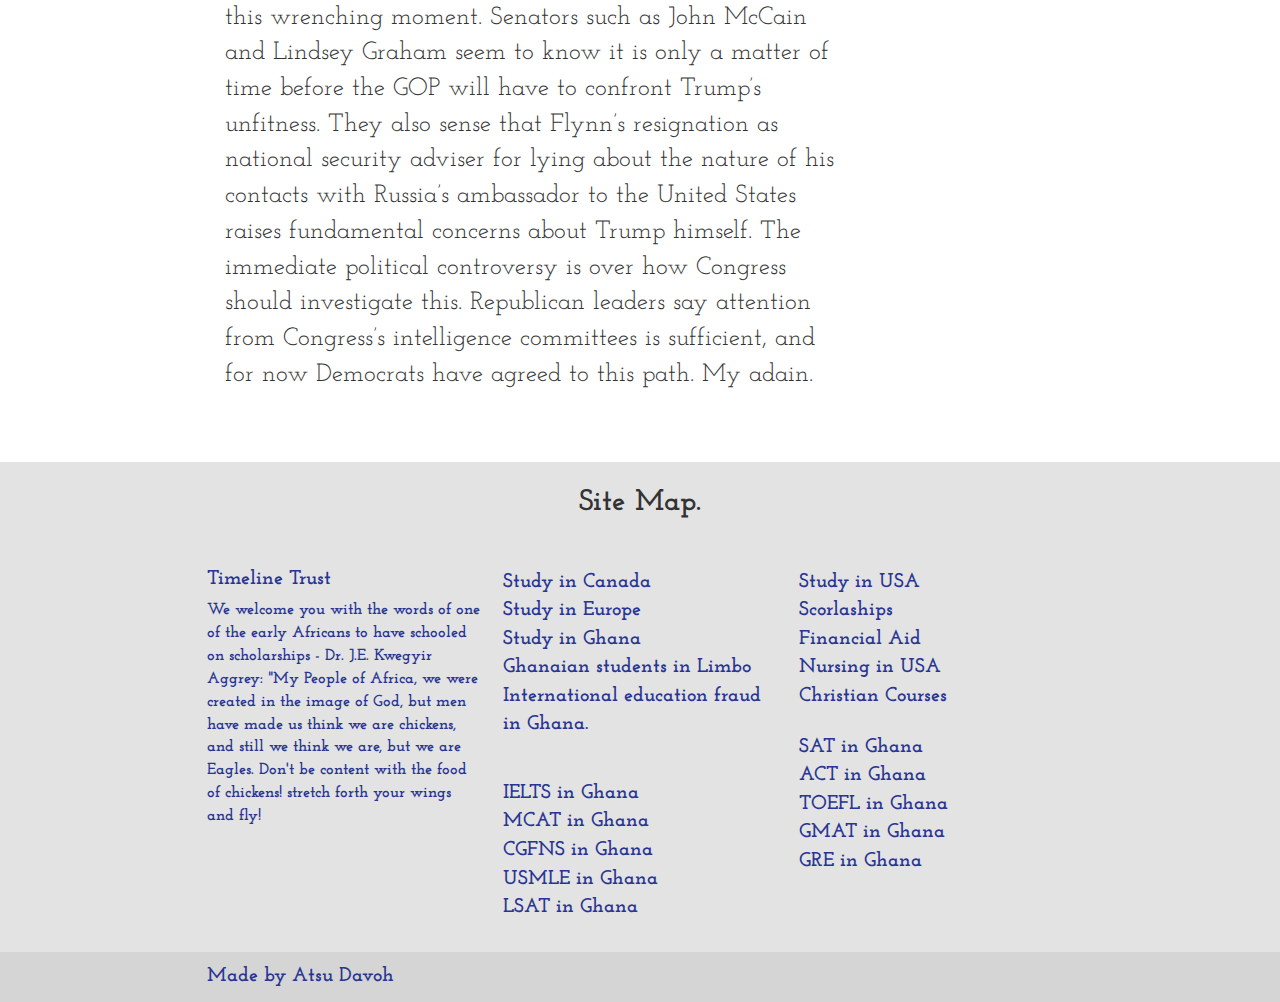
<file: single-time.html>
<!DOCTYPE html>
<html lang="en">
<head>
	<meta content="text/html; charset=utf-8" http-equiv="Content-Type">
	<meta content="width=device-width, initial-scale=1, maximum-scale=1.0" name="viewport">
	<title>Timeline1 Trust</title>
	<script src="https://ajax.googleapis.com/ajax/libs/jquery/1.11.2/jquery.min.js">
	</script>
	<script src="https://maxcdn.bootstrapcdn.com/bootstrap/3.3.4/js/bootstrap.min.js">
	</script>
	<link href='http://netdna.bootstrapcdn.com/bootstrap/3.1.1/css/bootstrap.min.css' rel='stylesheet prefetch'>
	<link href="https://maxcdn.bootstrapcdn.com/bootstrap/3.3.4/css/bootstrap.min.css" rel="stylesheet">
	<link href='http://netdna.bootstrapcdn.com/bootstrap/3.1.1/css/bootstrap.min.css' rel='stylesheet prefetch'><!-- CSS  -->
	<link href="https://fonts.googleapis.com/icon?family=Material+Icons" rel="stylesheet">
	<link href="css/materialize.css" media="screen,projection" rel="stylesheet" type="text/css">
	<link href="css/style.css" media="screen,projection" rel="stylesheet" type="text/css">
	<link href="css/custom.css" media="screen,projection" rel="stylesheet" type="text/css">
	<link href='http://fonts.googleapis.com/css?family=Raleway:400,800' rel='stylesheet' type='text/css'>
	<link href="https://fonts.googleapis.com/css?family=Kaushan+Script" rel="stylesheet" type="text/css">
	<link href="https://fonts.googleapis.com/css?family=Josefin+Slab" rel="stylesheet" type="text/css">
</head>
<body>
	<nav class="light-blue lighten-1 nav-main" role="navigation" style="background: white ! important;">
		<div class="nav-wrapper container">
			<a class="brand-logo" href="#" id="logo-container">Timeline<span style="color: #BAD023;">Trust</span></a>
			<ul class="right hide-on-med-and-down">
				<li>
					<a class="link-text-1" href="#">University on Scholarship</a>
				</li>
				<li>
					<a class="link-text-1" href="#">About</a>
				</li>
				<li>
					<a class="link-text-1" href="#">Contact</a>
				</li>
				<li>
					<a class="link-text-1" href="#">Site Map</a>
				</li>
                 <li>
					<a class="link-text-1" href="/signup-time.html">Sign Up</a>
				</li>
			</ul>
			<ul class="side-nav" id="nav-mobile">
				<li>
					<a class="link-text-1" href="#">University on Scholarship</a>
				</li>
				<li>
					<a class="link-text-1" href="#">About</a>
				</li>
				<li>
					<a class="link-text-1" href="#">Contact</a>
				</li>
				<li>
					<a class="link-text-1" href="#">Site Map</a>
				</li>
                 <li>
					<a class="link-text-1" href="/signup-time.html">Sign Up</a>
				</li>
			</ul><a class="button-collapse response-button" data-activates="nav-mobile" href="#"><i class="material-icons">menu</i></a>
		</div>
	</nav>
    

    
    
    
    
    <div class="row">
		<br>
		<br>
		
        
        		<div class="col s12 m2">
	
		</div>
        
		<div class="col s12 m6">
			 
            <p class="head-1-x">The Scolarstic Aptitude Test (SAT).</p>
            
            <p class="head-1-y">Click headings to toggle.</p>
            
            
            <a name="head1" class="toggle"><p class="head-2-x">Heading 1. <span class="glyphicon glyphicon-menu-down" aria-hidden="true"></span></p></a>
            
            <div class="selection"><p class="head-text-x">Party leaders should listen to those Republicans who are already pondering how history will judge their actions in this wrenching moment. Senators such as John McCain and Lindsey Graham seem to know it is only a matter of time before the GOP will have to confront Trump’s unfitness. They also sense that Flynn’s resignation as national security adviser for lying about the nature of his contacts with Russia’s ambassador to the United States raises fundamental concerns about Trump himself.

The immediate political controversy is over how Congress should investigate this. Republican leaders say attention from Congress’s intelligence committees is sufficient, and for now Democrats have agreed to this path. </p></div>
         
            
            
            
            <a name="head2" class="toggle"><p class="head-2-x">Heading 2. <span class="glyphicon glyphicon-menu-down" aria-hidden="true"></span></p></a>
            
            <div class="selection"><p class="head-text-x">Party leaders should listen to those Republicans who are already pondering how history will judge their actions in this wrenching moment. Senators such as John McCain and Lindsey Graham seem to know it is only a matter of time before the GOP will have to confront Trump’s unfitness. They also sense that Flynn’s resignation as national security adviser for lying about the nature of his contacts with Russia’s ambassador to the United States raises fundamental concerns about Trump himself.

The immediate political controversy is over how Congress should investigate this. Republican leaders say attention from Congress’s intelligence committees is sufficient, and for now Democrats have agreed to this path. </p></div>
            
            
            
            
            
            <a name="head3" class="toggle"><p class="head-2-x">Heading 3. <span class="glyphicon glyphicon-menu-down" aria-hidden="true"></span></p></a>
            
            <div class="selection"><p class="head-text-x">Party leaders should listen to those Republicans who are already pondering how history will judge their actions in this wrenching moment. Senators such as John McCain and Lindsey Graham seem to know it is only a matter of time before the GOP will have to confront Trump’s unfitness. They also sense that Flynn’s resignation as national security adviser for lying about the nature of his contacts with Russia’s ambassador to the United States raises fundamental concerns about Trump himself.

The immediate political controversy is over how Congress should investigate this. Republican leaders say attention from Congress’s intelligence committees is sufficient, and for now Democrats have agreed to this path. My adain.</p></div>
           
            
            <br><br>
		</div>
        
        <div class="col s12 m1">
	
		</div>
        
		<div class="col s12 m3 heading-list">
            
            
            
	<h2 class="white-text-head">Headings.</h2>
            
            		<ul>
                        <li>
							<a class="white-text" href="#head1">Heading 1</a>
						</li>
						<li>
							<a class="white-text" href="#head2">Heading 2</a>
						</li>
						<li>
							<a class="white-text" href="#head3">Heading 3</a>
						</li>
						
						
					</ul>
            
		</div>
        

        
	</div>
    
    
    <footer class="page-footer">
		<div class="container">
			<p class="head-1 center">Site Map.</p><br>
			<div class="row">
				<div class="col s12 m4">
					<h5 class="white-text">Timeline Trust</h5>
					<p class="grey-text text-lighten-4 white-text" style="font-size: 16px; color: #283593 ! important;">We welcome you with the words of one of the early Africans to have schooled on scholarships - Dr. J.E. Kwegyir Aggrey: "My People of Africa, we were created in the image of God, but men have made us think we are chickens, and still we think we are, but we are Eagles. Don't be content with the food of chickens! stretch forth your wings and fly!</p>
				</div>
				<div class="col s12 m4">
					<h5 class="white-text"></h5>
					<ul>
						<li>
							<a class="white-text" href="#!">Study in Canada</a>
						</li>
						<li>
							<a class="white-text" href="#!">Study in Europe</a>
						</li>
						<li>
							<a class="white-text" href="#!">Study in Ghana</a>
						</li>
						<li>
							<a class="white-text" href="#!">Ghanaian students in Limbo</a>
						</li>
						<li>
							<a class="white-text" href="#!">International education fraud in Ghana.</a>
						</li><br><br>
							<li>
							<a class="white-text" href="#!">IELTS in Ghana</a>
						</li>
						<li>
							<a class="white-text" href="#!">MCAT in Ghana</a>
						</li>
						<li>
							<a class="white-text" href="#!">CGFNS in Ghana</a>
						</li>
						<li>
							<a class="white-text" href="#!">USMLE in Ghana</a>
						</li>
						<li>
							<a class="white-text" href="#!">LSAT in Ghana</a>
						</li>
					</ul>
				</div>
				<div class="col s12 m4">
					<h5 class="white-text"></h5>
					<ul>
						<li>
							<a class="white-text" href="#!">Study in USA</a>
						</li>
						<li>
							<a class="white-text" href="#!">Scorlaships</a>
						</li>
						<li>
							<a class="white-text" href="#!">Financial Aid</a>
						</li>
						<li>
							<a class="white-text" href="#!">Nursing in USA</a>
						</li>
						<li>
							<a class="white-text" href="#!">Christian Courses</a>
						</li>
					</ul>
				</div>
				<div class="col s12 m4">
					<h5 class="white-text"></h5>
					<ul>
						<li>
							<a class="white-text" href="#!">SAT in Ghana</a>
						</li>
						<li>
							<a class="white-text" href="#!">ACT in Ghana</a>
						</li>
						<li>
							<a class="white-text" href="#!">TOEFL in Ghana</a>
						</li>
						<li>
							<a class="white-text" href="#!">GMAT in Ghana</a>
						</li>
						<li>
							<a class="white-text" href="#!">GRE in Ghana</a>
						</li>
					</ul>
				</div>

			</div>
		</div>
		<div class="footer-copyright">
			<div class="container white-text">
				Made by <a class="orange-text text-lighten-3 white-text" href="http://materializecss.com" style="color: #283593 ! important;">Atsu Davoh</a>
			</div>
		</div>
	</footer><!--  Scripts-->
	
    
    
     <script>
    $(document).ready(function(){
$('.toggle').click(function(){
    $(this).next('.selection').slideToggle("fast");
  });
});
 </script>
    
	
	<script>
	$(document).ready(function() {
	 $('.modal-trigger').leanModal();
	});
	</script> 
	<script src="https://code.jquery.com/jquery-2.1.1.min.js">
	</script> 
	<script src="js/materialize.js">
	</script> 
	<script src="js/init.js">
	</script>
</body>
</html>
</file>
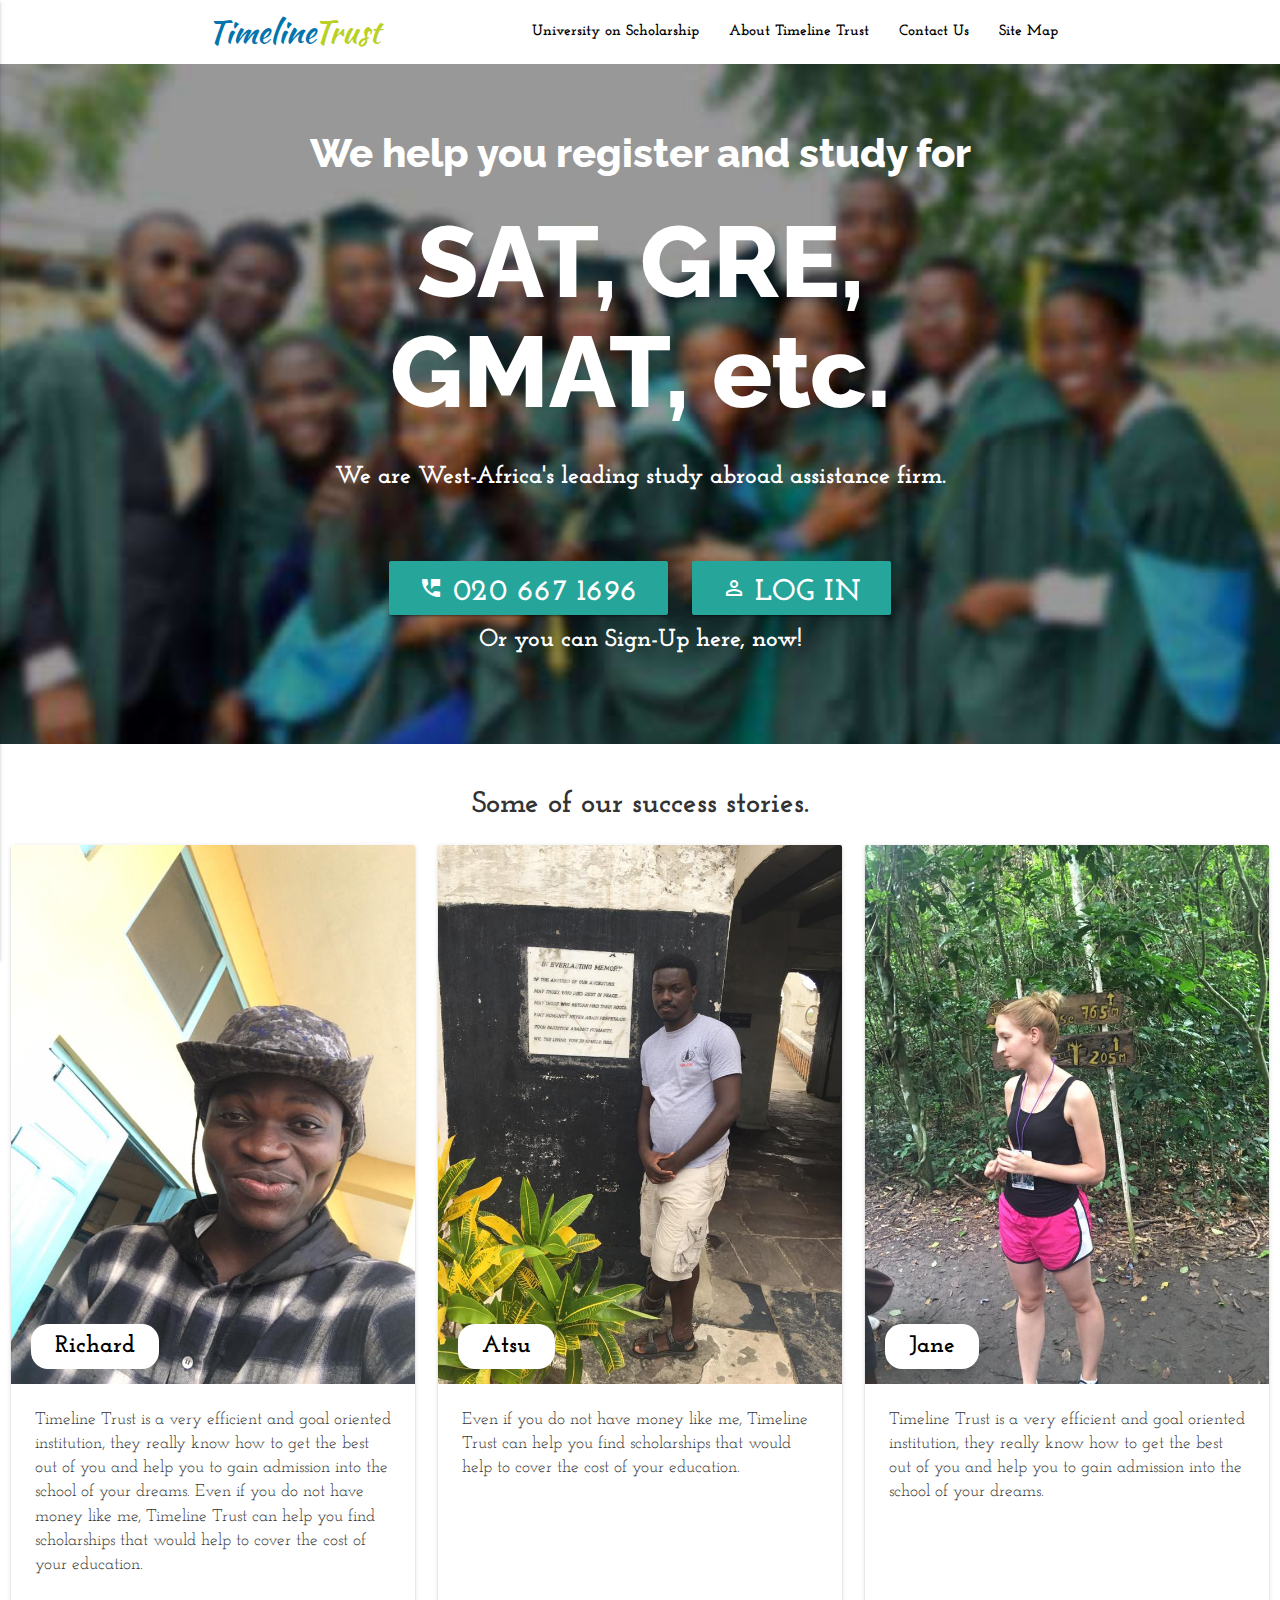
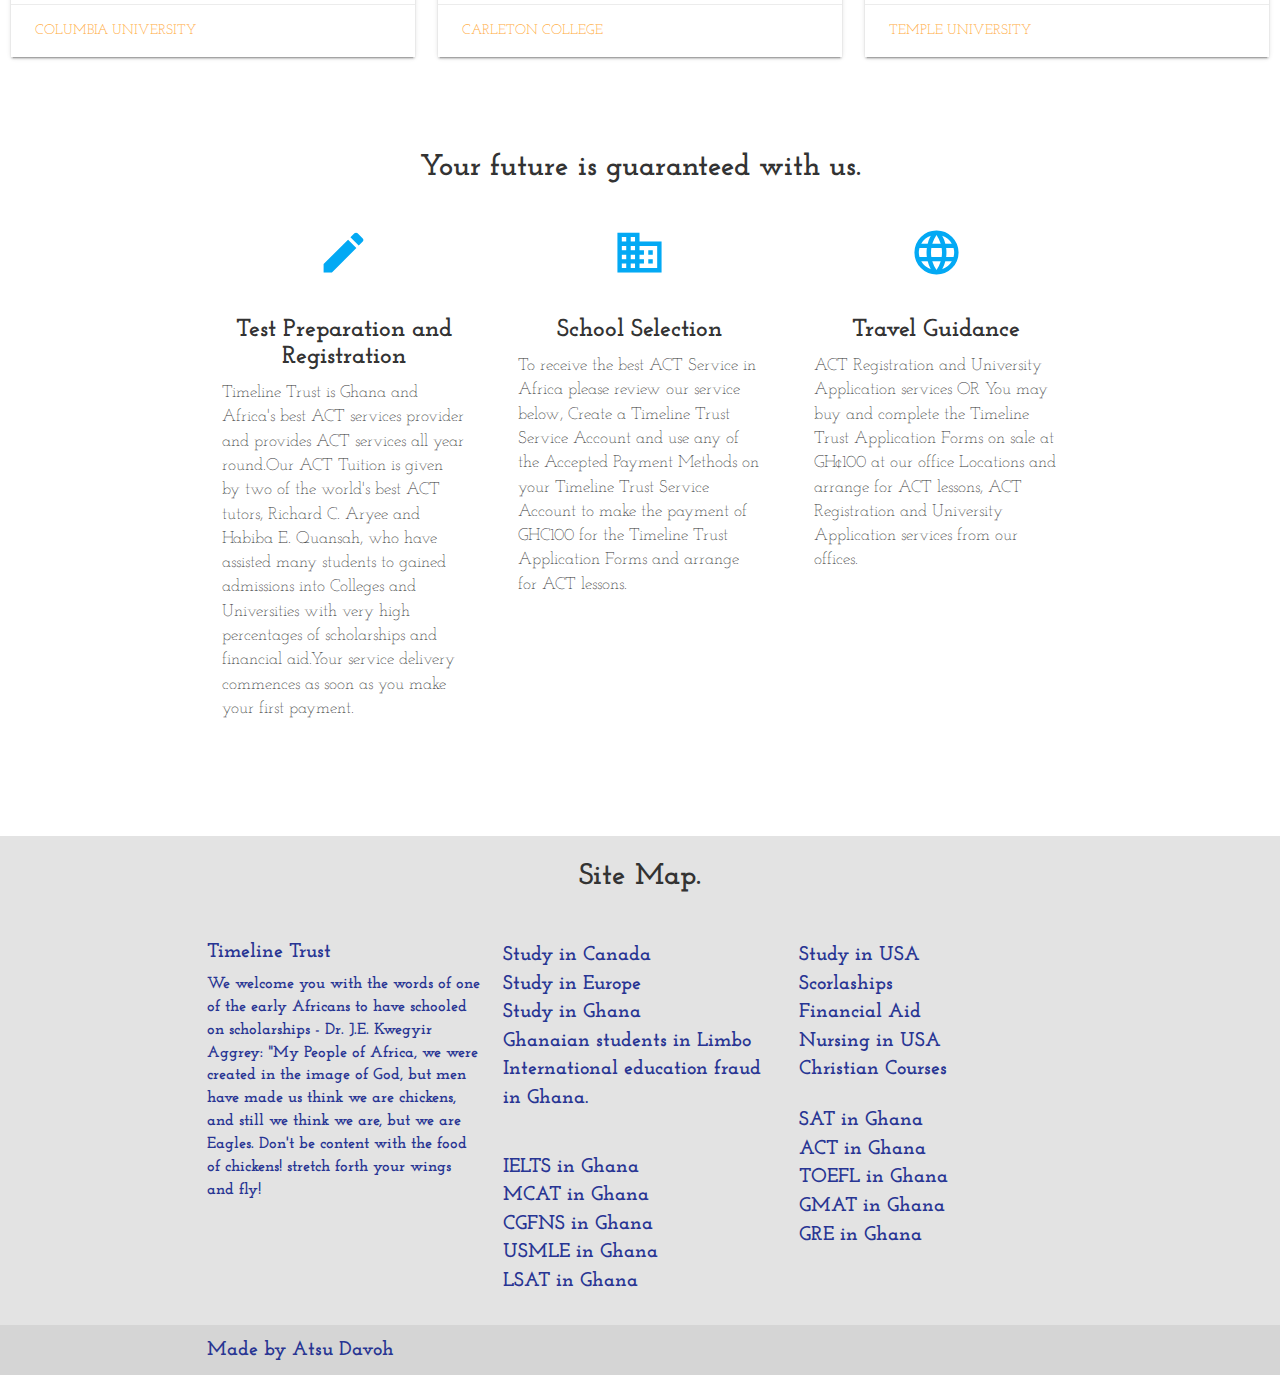
<file: trust.html>
<!DOCTYPE html>
<html lang="en">
<head>
	<meta content="text/html; charset=utf-8" http-equiv="Content-Type">
	<meta content="width=device-width, initial-scale=1, maximum-scale=1.0" name="viewport">
	<title>Timeline Trust</title>
	<script src="https://ajax.googleapis.com/ajax/libs/jquery/1.11.2/jquery.min.js">
	</script>
	<script src="https://maxcdn.bootstrapcdn.com/bootstrap/3.3.4/js/bootstrap.min.js">
	</script>
	<link href='http://netdna.bootstrapcdn.com/bootstrap/3.1.1/css/bootstrap.min.css' rel='stylesheet prefetch'>
	<link href="https://maxcdn.bootstrapcdn.com/bootstrap/3.3.4/css/bootstrap.min.css" rel="stylesheet">
	<link href='http://netdna.bootstrapcdn.com/bootstrap/3.1.1/css/bootstrap.min.css' rel='stylesheet prefetch'><!-- CSS  -->
	<link href="https://fonts.googleapis.com/icon?family=Material+Icons" rel="stylesheet">
	<link href="css/materialize.css" media="screen,projection" rel="stylesheet" type="text/css">
	<link href="css/style.css" media="screen,projection" rel="stylesheet" type="text/css">
	<link href="css/custom.css" media="screen,projection" rel="stylesheet" type="text/css">
	<link href='http://fonts.googleapis.com/css?family=Raleway:400,800' rel='stylesheet' type='text/css'>
	<link href="https://fonts.googleapis.com/css?family=Kaushan+Script" rel="stylesheet" type="text/css">
	<link href="https://fonts.googleapis.com/css?family=Josefin+Slab" rel="stylesheet" type="text/css">
</head>
<body>
	<nav class="light-blue lighten-1 nav-main" role="navigation" style="background: white ! important;">
		<div class="nav-wrapper container">
			<a class="brand-logo" href="#" id="logo-container">Timeline<span style="color: #BAD023;">Trust</span></a>
			<ul class="right hide-on-med-and-down">
				<li>
					<a class="link-text-1" href="#">University on Scholarship</a>
				</li>
				<li>
					<a class="link-text-1" href="#">About Timeline Trust</a>
				</li>
				<li>
					<a class="link-text-1" href="#">Contact Us</a>
				</li>
				<li>
					<a class="link-text-1" href="#">Site Map</a>
				</li>
			</ul>
			<ul class="side-nav" id="nav-mobile">
				<li>
					<a class="link-text-1" href="#">University on Scholarship</a>
				</li>
				<li>
					<a class="link-text-1" href="#">About Timeline Trust</a>
				</li>
				<li>
					<a class="link-text-1" href="#">Contact Us</a>
				</li>
				<li>
					<a class="link-text-1" href="#">Site Map</a>
				</li>
			</ul><a class="button-collapse response-button" data-activates="nav-mobile" href="#"><i class="material-icons">menu</i></a>
		</div>
	</nav>
	<div class="section no-pad-bot main-section" id="index-banner" style="background-image: url(img1.jpg); background-size: cover;">
		<div class="container">
			<br>
			<br>
			<h5 class="header center main-text-2">We help you register and study for</h5>
			<h1 class="header center main-text-1">SAT, GRE,<br>
			GMAT, etc.</h1>
			<div class="row center">
				<h5 class="header col s12 light main-text-3">We are West-Africa's leading study abroad assistance firm.</h5>
			</div>
			<div class="row center">
				<a class="btn-large waves-effect waves-light button-1" href="tel:0206671696" style="margin-top: 40px ! important;"><i class="material-icons">perm_phone_msg</i> 020 667 1696</a> 
				<button class="btn-large waves-effect waves-light btn btn-primary btn-lg button-1" data-target="#myModal" data-toggle="modal" style="margin-left: 20px; margin-top: 40px ! important;" type="button"><i class="material-icons">perm_identity</i> LOG IN</button>
                
                <div class="row center">
                   <a href="#" style="text-decorate: underline; margin-top: 40px;"><h5 class="header col s12 light main-text-3">Or you can Sign-Up here, now!</h5></a>
			</div>
				<div aria-labelledby="myModalLabel" class="modal fade" id="myModal" role="dialog" tabindex="-1">
					<div class="modal-dialog" role="document">
						<div class="modal-content" style="border: 4px solid white;">
							<div class="modal-header">
								<button aria-label="Close" class="close" data-dismiss="modal" type="button"><span aria-hidden="true">&times;</span></button>
								<h4 class="modal-title" id="myModalLabel">Please fill in your details.</h4>
							</div>
							<div class="modal-body">
								<div class="row">
									<form class="col s12">
										<div class="row">
											<div class="input-field col s12">
												<input class="validate" id="username" type="text"> <label for="username">Username</label>
											</div>
										</div>
										<div class="row">
											<div class="input-field col s12">
												<input class="validate" id="password" type="password"> <label for="password">Password</label>
											</div>
										</div>
									</form>
								</div>
							</div>
							<div class="modal-footer" style="margin-top: -40px;">
								<button class="btn btn-default button-1 btn-large waves-effect waves-light close-close" data-dismiss="modal" style="margin-left: 10px;" type="button">X</button> <button class="btn btn-primary button-1 btn-large waves-effect waves-light" type="button">Submit</button>
							</div>
						</div>
					</div>
				</div>
			</div><br>
			<br>
		</div>
	</div>
	<div class="row">
		<br>
		<br>
		<p class="head-1 center">Some of our success stories.</p>
		<div class="col s12 m4">
			<div class="card">
				<div class="card-image">
					<img src="img2.jpg"> <span class="card-title card-style-1">Richard</span>
				</div>
				<div class="card-content">
					<p>Timeline Trust is a very efficient and goal oriented institution, they really know how to get the best out of you and help you to gain admission into the school of your dreams. Even if you do not have money like me, Timeline Trust can help you find scholarships that would help to cover the cost of your education.</p>
				</div>
				<div class="card-action">
					<a href="#">Columbia University</a>
				</div>
			</div>
		</div>
		<div class="col s12 m4">
			<div class="card">
				<div class="card-image">
					<img src="img3.jpg"> <span class="card-title card-style-1">Atsu</span>
				</div>
				<div class="card-content">
					<p>Even if you do not have money like me, Timeline Trust can help you find scholarships that would help to cover the cost of your education.</p>
				</div>
				<div class="card-action">
					<a href="#">Carleton College</a>
				</div>
			</div>
		</div>
		<div class="col s12 m4">
			<div class="card">
				<div class="card-image">
					<img src="img4.jpg"> <span class="card-title card-style-1">Jane</span>
				</div>
				<div class="card-content">
					<p>Timeline Trust is a very efficient and goal oriented institution, they really know how to get the best out of you and help you to gain admission into the school of your dreams.</p>
				</div>
				<div class="card-action">
					<a href="#">Temple University</a>
				</div>
			</div>
		</div>
	</div>
	<div class="container">
		<div class="section">
			<br>
			<br>
			<p class="head-1 center">Your future is guaranteed with us.</p><!--   Icon Section   -->
			<div class="row">
				<div class="col s12 m4">
					<div class="icon-block">
						<h2 class="center light-blue-text"><i class="material-icons">mode_edit</i></h2>
						<h5 class="center table-head">Test Preparation and Registration</h5>
						<p class="light table-text">Timeline Trust is Ghana and Africa's best ACT services provider and provides ACT services all year round.Our ACT Tuition is given by two of the world's best ACT tutors, Richard C. Aryee and Habiba E. Quansah, who have assisted many students to gained admissions into Colleges and Universities with very high percentages of scholarships and financial aid.Your service delivery commences as soon as you make your first payment.</p>
					</div>
				</div>
				<div class="col s12 m4">
					<div class="icon-block">
						<h2 class="center light-blue-text"><i class="material-icons">business</i></h2>
						<h5 class="center table-head">School Selection</h5>
						<p class="light table-text">To receive the best ACT Service in Africa please review our service below, Create a Timeline Trust Service Account and use any of the Accepted Payment Methods on your Timeline Trust Service Account to make the payment of GHC100 for the Timeline Trust Application Forms and arrange for ACT lessons.</p>
					</div>
				</div>
				<div class="col s12 m4">
					<div class="icon-block">
						<h2 class="center light-blue-text"><i class="material-icons">language</i></h2>
						<h5 class="center table-head">Travel Guidance</h5>
						<p class="light table-text">ACT Registration and University Application services OR You may buy and complete the Timeline Trust Application Forms on sale at GH¢100 at our office Locations and arrange for ACT lessons, ACT Registration and University Application services from our offices.</p>
					</div>
				</div>
			</div>
		</div><br>
		<br>
		<div class="section"></div>
	</div>
	<footer class="page-footer">
		<div class="container">
			<p class="head-1 center">Site Map.</p><br>
			<div class="row">
				<div class="col s12 m4">
					<h5 class="white-text">Timeline Trust</h5>
					<p class="grey-text text-lighten-4 white-text" style="font-size: 16px; color: #283593 ! important;">We welcome you with the words of one of the early Africans to have schooled on scholarships - Dr. J.E. Kwegyir Aggrey: "My People of Africa, we were created in the image of God, but men have made us think we are chickens, and still we think we are, but we are Eagles. Don't be content with the food of chickens! stretch forth your wings and fly!</p>
				</div>
				<div class="col s12 m4">
					<h5 class="white-text"></h5>
					<ul>
						<li>
							<a class="white-text" href="#!">Study in Canada</a>
						</li>
						<li>
							<a class="white-text" href="#!">Study in Europe</a>
						</li>
						<li>
							<a class="white-text" href="#!">Study in Ghana</a>
						</li>
						<li>
							<a class="white-text" href="#!">Ghanaian students in Limbo</a>
						</li>
						<li>
							<a class="white-text" href="#!">International education fraud in Ghana.</a>
						</li><br><br>
							<li>
							<a class="white-text" href="#!">IELTS in Ghana</a>
						</li>
						<li>
							<a class="white-text" href="#!">MCAT in Ghana</a>
						</li>
						<li>
							<a class="white-text" href="#!">CGFNS in Ghana</a>
						</li>
						<li>
							<a class="white-text" href="#!">USMLE in Ghana</a>
						</li>
						<li>
							<a class="white-text" href="#!">LSAT in Ghana</a>
						</li>
					</ul>
				</div>
				<div class="col s12 m4">
					<h5 class="white-text"></h5>
					<ul>
						<li>
							<a class="white-text" href="#!">Study in USA</a>
						</li>
						<li>
							<a class="white-text" href="#!">Scorlaships</a>
						</li>
						<li>
							<a class="white-text" href="#!">Financial Aid</a>
						</li>
						<li>
							<a class="white-text" href="#!">Nursing in USA</a>
						</li>
						<li>
							<a class="white-text" href="#!">Christian Courses</a>
						</li>
					</ul>
				</div>
				<div class="col s12 m4">
					<h5 class="white-text"></h5>
					<ul>
						<li>
							<a class="white-text" href="#!">SAT in Ghana</a>
						</li>
						<li>
							<a class="white-text" href="#!">ACT in Ghana</a>
						</li>
						<li>
							<a class="white-text" href="#!">TOEFL in Ghana</a>
						</li>
						<li>
							<a class="white-text" href="#!">GMAT in Ghana</a>
						</li>
						<li>
							<a class="white-text" href="#!">GRE in Ghana</a>
						</li>
					</ul>
				</div>

			</div>
		</div>
		<div class="footer-copyright">
			<div class="container white-text">
				Made by <a class="orange-text text-lighten-3 white-text" href="http://materializecss.com" style="color: #283593 ! important;">Atsu Davoh</a>
			</div>
		</div>
	</footer><!--  Scripts-->
	<script>
	$(document).ready(function() {
	 $('.modal-trigger').leanModal();
	});
	</script> 
	<script src="https://code.jquery.com/jquery-2.1.1.min.js">
	</script> 
	<script src="js/materialize.js">
	</script> 
	<script src="js/init.js">
	</script>
</body>
</html>
</file>
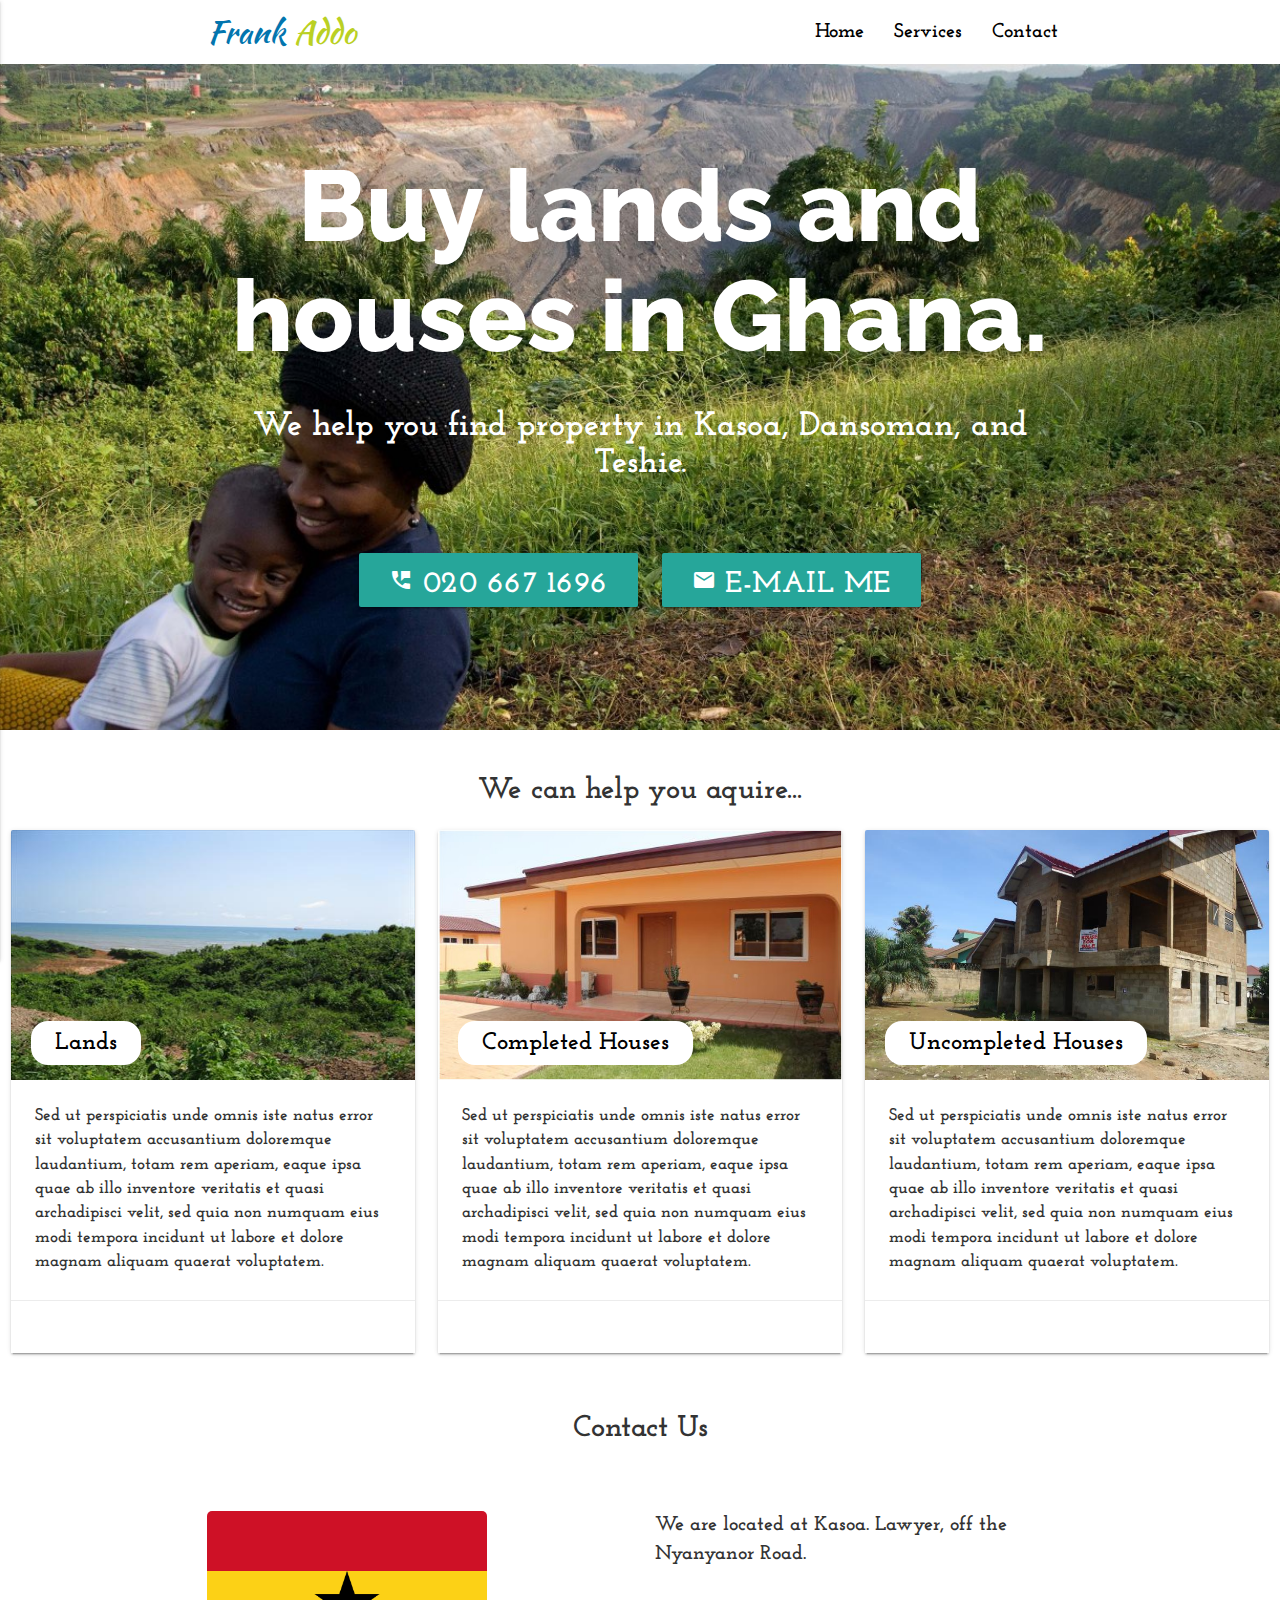
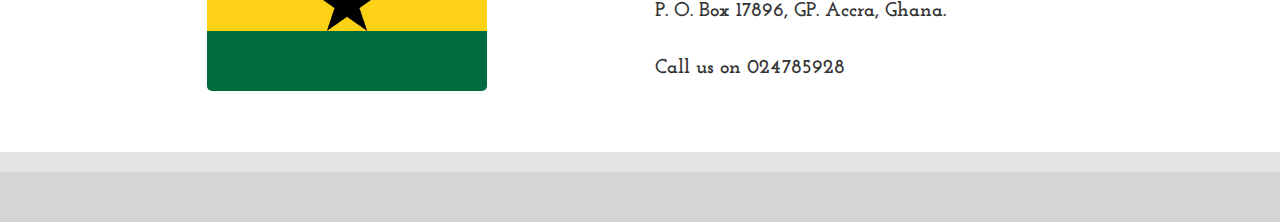
<file: boot/main-time.html>
<!DOCTYPE html>
<html lang="en">
<head>
	<meta content="text/html; charset=utf-8" http-equiv="Content-Type">
	<meta content="width=device-width, initial-scale=1, maximum-scale=1.0" name="viewport">
	<title>Buy lands and houses in Ghana.</title>
	<script src="https://ajax.googleapis.com/ajax/libs/jquery/1.11.2/jquery.min.js">
	</script>
	<script src="https://maxcdn.bootstrapcdn.com/bootstrap/3.3.4/js/bootstrap.min.js">
	</script>
	<link href='http://netdna.bootstrapcdn.com/bootstrap/3.1.1/css/bootstrap.min.css' rel='stylesheet prefetch'>
	<link href="https://maxcdn.bootstrapcdn.com/bootstrap/3.3.4/css/bootstrap.min.css" rel="stylesheet">
	<link href='http://netdna.bootstrapcdn.com/bootstrap/3.1.1/css/bootstrap.min.css' rel='stylesheet prefetch'><!-- CSS  -->
	<link href="https://fonts.googleapis.com/icon?family=Material+Icons" rel="stylesheet">
	<link href="css/materialize.css" media="screen,projection" rel="stylesheet" type="text/css">
	<link href="css/style.css" media="screen,projection" rel="stylesheet" type="text/css">
	<link href="css/custom.css" media="screen,projection" rel="stylesheet" type="text/css">
	<link href='http://fonts.googleapis.com/css?family=Raleway:400,800' rel='stylesheet' type='text/css'>
	<link href="https://fonts.googleapis.com/css?family=Kaushan+Script" rel="stylesheet" type="text/css">
	<link href="https://fonts.googleapis.com/css?family=Josefin+Slab" rel="stylesheet" type="text/css">
</head>
<body>
	<nav class="light-blue lighten-1 nav-main" role="navigation" style="background: white ! important;">
		<div class="nav-wrapper container">
			<a class="brand-logo" href="#" id="logo-container">Frank<span style="color: #BAD023;"> Addo</span></a>
			<ul class="right hide-on-med-and-down">
			
				<li>
					<a class="link-text-1" href="#">Home</a>
				</li>
                <li>
					<a class="link-text-1" href="#">Services</a>
				</li>
                 <li>
					<a class="link-text-1" href="#">Contact</a>
				</li>
			</ul>
			<ul class="side-nav" id="nav-mobile">
				<li>
					<a class="link-text-1" href="#">University on Scholarship</a>
				</li>
				<li>
					<a class="link-text-1" href="#">About</a>
				</li>
				<li>
					<a class="link-text-1" href="#">Contact</a>
				</li>
				<li>
					<a class="link-text-1" href="#sitemap">Site Map</a>
				</li>
                <li>
					<a class="link-text-1" href="/signup-time.html">Sign Up</a>
				</li>
			</ul><a class="button-collapse response-button" data-activates="nav-mobile" href="#"><i class="material-icons">menu</i></a>
		</div>
	</nav>
    
        <ul id="dropdown1" class="dropdown-content collection">
		<li>
				<p class="drop-text">Senior High School Student</p>	
            <a class="drop-link" href="/search-time.html">SAT</a>
            <a class="drop-link">ACT</a>
            <a class="drop-link">TOEFL</a>
		</li>
            
            
            <li>
				<p class="drop-text">Senior High School Graduate</p>	
            <a class="drop-link">SAT</a>
            <a class="drop-link">ACT</a>
            <a class="drop-link">TOEFL</a>
		</li>
   
    

</ul>
    
    
	<div class="section no-pad-bot main-section" id="index-banner" style="background-image: url(img1.jpg); background-size: cover;">
		<div class="container">
			<br>
			<br>
			<h5 class="header center main-text-2"></h5>
			<h1 class="header center main-text-1">Buy lands and<br>houses in Ghana.</h1>
			<div class="row center">
				<h5 class="header col s12 light main-text-3">We help you find property in Kasoa, Dansoman, and Teshie.</h5>
			</div>
			<div class="row center">
				<a class="btn-large waves-effect waves-light button-1" href="tel:0206671696" style="margin-top: 40px ! important;"><i class="material-icons">perm_phone_msg</i> 020 667 1696</a> 
				<button class="btn-large waves-effect waves-light btn btn-primary btn-lg button-1" data-target="#myModal" data-toggle="modal" style="margin-left: 20px; margin-top: 40px ! important;" type="button"><i class="material-icons">email</i> e-mail me</button>
                <br><br>
                <div class="row center">
                   <a href="/signup-time.html" ><h5 class="header col s12 light main-text-3" style="text-decoration: underline ! important;"></h5></a>
			</div>
				<div aria-labelledby="myModalLabel" class="modal fade" id="myModal" role="dialog" tabindex="-1">
					<div class="modal-dialog" role="document">
						<div class="modal-content" style="border: 4px solid white;">
							<div class="modal-header">
								<button aria-label="Close" class="close" data-dismiss="modal" type="button"><span aria-hidden="true">&times;</span></button>
								<h4 class="modal-title" id="myModalLabel">Please fill in your details.</h4>
							</div>
							<div class="modal-body">
								<div class="row">
									<form class="col s12">
										<div class="row">
											<div class="input-field col s12">
												<input class="validate" id="username" type="text"> <label for="username">Username</label>
											</div>
										</div>
										<div class="row">
											<div class="input-field col s12">
												<input class="validate" id="password" type="password"> <label for="password">Password</label>
											</div>
										</div>
									</form>
								</div>
							</div>
							<div class="modal-footer" style="margin-top: -40px;">
								<button class="btn btn-default button-1 btn-large waves-effect waves-light close-close" data-dismiss="modal" style="margin-left: 10px;" type="button">X</button> <button class="btn btn-primary button-1 btn-large waves-effect waves-light" type="button">Submit</button>
							</div>
						</div>
					</div>
				</div>
			</div><br>
			<br>
		</div>
	</div>
	<div class="row">
		<br>
		<br>
		<p class="head-1 center">We can help you aquire...</p>
		<div class="col s12 m4">
			<div class="card">
				<div class="card-image">
					<img src="img2.jpg" height="250"> <span class="card-title card-style-1">Lands</span>
				</div>
				<div class="card-content">
					<p><b>Sed ut perspiciatis unde omnis iste natus error sit voluptatem accusantium doloremque laudantium, totam rem aperiam, eaque ipsa quae ab illo inventore veritatis et quasi archadipisci velit, sed quia non numquam eius modi tempora incidunt ut labore et dolore magnam aliquam quaerat voluptatem.<br><br></b></p>
				</div>
				<div class="card-action">
					<a href="#"></a>
				</div>
			</div>
		</div>
		<div class="col s12 m4">
			<div class="card">
				<div class="card-image">
					<img src="img3.jpg" height="250"> <span class="card-title card-style-1">Completed Houses</span>
				</div>
				<div class="card-content">
                    <p><b>Sed ut perspiciatis unde omnis iste natus error sit voluptatem accusantium doloremque laudantium, totam rem aperiam, eaque ipsa quae ab illo inventore veritatis et quasi archadipisci velit, sed quia non numquam eius modi tempora incidunt ut labore et dolore magnam aliquam quaerat voluptatem.<br><br></b></p>
				</div>
				<div class="card-action">
					<a href="#"></a>
				</div>
			</div>
		</div>
		<div class="col s12 m4">
			<div class="card">
				<div class="card-image">
					<img src="img4.jpg" height="250"> <span class="card-title card-style-1">Uncompleted Houses</span>
				</div>
				<div class="card-content">
                    <p><b>Sed ut perspiciatis unde omnis iste natus error sit voluptatem accusantium doloremque laudantium, totam rem aperiam, eaque ipsa quae ab illo inventore veritatis et quasi archadipisci velit, sed quia non numquam eius modi tempora incidunt ut labore et dolore magnam aliquam quaerat voluptatem.<br><br></b></p>
				</div>
				<div class="card-action">
					<a href="#"></a>
				</div>
			</div>
		</div>
	</div>

    
    
    
     <div>
           <br>
         <p class="head-1 center">Contact Us</p>
        
               
               <div class="row" style="width: 70%; display: table; margin: 0 auto; margin-top: 20px;">
               
                <div class="col-md-6" style=""><br><br>
                   <img src="Flag_of_Ghana.svg.png" width="280" height="180" style="border-radius: 5px;">
                   
                </div>
                   
                   <div class="col-md-6" style=""><br><br>
                       <p style="max-width: 400px; font-size: 20px;"><b>We are located at Kasoa. Lawyer, off the Nyanyanor Road.<br><br>P. O. Box 17896, GP. Accra, Ghana.<br><br>Call us on 024785928</b></p>
                   
                </div>
                   
               </div>
               <br><br><br>
           </div>
    
    
    
    
    
    
	<footer class="page-footer">

		<div class="footer-copyright">
			<div class="container white-text">
				 <a class="orange-text text-lighten-3 white-text" href="http://materializecss.com" style="color: #283593 ! important;"></a>
			</div>
		</div>
	</footer><!--  Scripts-->
	<script>
	$(document).ready(function() {
	 $('.modal-trigger').leanModal();
	});
	</script> 
	<script src="https://code.jquery.com/jquery-2.1.1.min.js">
	</script> 
	<script src="js/materialize.js">
	</script> 
	<script src="js/init.js">
	</script>
    <script src="js/index1.js">
	</script>
</body>
</html>
</file>
<file: css/custom.css>
.link-text-1 {
    color: black;
    font-family: 'Josefin Slab', serif;
    font-weight: bold;
}

.link-text-2 {
    color: black;
     font-family: 'Josefin Slab', serif;
    font-weight: bold;
}
.toggle {
    color: black;
    cursor: pointer;
}


.drop-text {
    padding-top: 30px;
    padding-left: 10px;
    cursor: auto;
}


.drop-link {
    color: #283593 ! important;
    padding-left: 40px ! important;
}

.dropdown-content {
  background-color: #FFFFFF;
  margin: 0;
  display: none;
  min-width: 250px; /* Changed this to accomodate content width */
  max-height: auto;
	margin-left: -1px; /* Add this to keep dropdown in line with edge of navbar */
  overflow: hidden; /* Changed this from overflow-y:auto; to overflow:hidden; */
  opacity: 0;
  position: absolute;
  white-space: nowrap;
  z-index: 1;
  will-change: width, height;
     font-family: 'Josefin Slab', serif;
    font-weight: bold;
    font-size: 17px;
    padding-left: 20px;
}

.nav-main {
    background: red ! important;
}

.brand-logo {
    color: #0275ae ! important;
    font-family: 'Kaushan Script', serif;
    
}

.response-button {
    color: black;
}

.main-text-1 {
     font-size: 100px ! important; font-family: 'Raleway', sans-serif ! important; font-weight: 800 ! important; color: white;
}


.main-text-2 {
     font-size: 40px ! important; font-family: 'Raleway', sans-serif ! important; font-weight: 800 ! important; color: white;
}

.main-section {
    background-image: url(img1.jpg);
}

.main-text-3 {
    color: white;
             font-family: 'Josefin Slab', serif;
    font-weight: bold;
}

.button-1 {
    font-size: 30px;
         font-family: 'Josefin Slab', serif;
    font-weight: bold;
}


.head-1 {
        font-size: 30px;
         font-family: 'Josefin Slab', serif;
    font-weight: bold;
}


.head-1-x {
        font-size: 50px;
         font-family: 'Josefin Slab', serif;
    font-weight: bold;
}


.head-1-y {
        font-size: 20px;
         font-family: 'Josefin Slab', serif;
    font-weight: bold;
}


.head-1-z {
        font-size: 20px ! important;
         font-family: 'Josefin Slab', serif ! important;
    font-weight: bold ! important;
    margin-left: 10px ! important;
    margin-top: 40px ! important;
}


.pagination {
    font-size: 20px ! important;
         font-family: 'Josefin Slab', serif ! important;
    font-weight: bold ! important; 
}

.result-row {
    width: 100%; border-radius: 5px; background: #e0e0ff; padding-top: 15px; padding-left: 15px; margin-top: 20px;
}

.head-1-a-x {
        font-size: 27px ! important;
         font-family: 'Josefin Slab', serif ! important;
    font-weight: bold ! important;
    margin-left: 10px ! important;
    margin-top: 0px ! important;
    display: inline;
}



.head-1-a {
        font-size: 22px ! important;
         font-family: 'Josefin Slab', serif ! important;
    font-weight: bold ! important;
    margin-left: 0px ! important;
    margin-top: 0px ! important;
}

.result-1 {
     font-size: 17px ! important;
         font-family: 'Josefin Slab', serif ! important;
    font-weight: bold ! important;
}


.result-2 {
     font-size: 17px ! important;
         font-family: 'Josefin Slab', serif ! important;
    font-weight: bold ! important;
    background: #ffff99;
    border-radius: 5px;
    padding: 5px 5px 5px 5px;
}

.head-2-x {
        font-size: 30px;
         font-family: 'Josefin Slab', serif;
    font-weight: bold;
    margin-top: 50px;
}


.head-text-x {
        font-size: 25px;
         font-family: 'Josefin Slab', serif;
}


.card-style-1 {
    background: white; padding-left: 15px; padding-bottom: 5px ! important; padding-right: 15px; padding-top: 5px ! important;  margin-bottom: 15px; margin-left: 20px; color: black ! important; font-family: 'Josefin Slab', serif;
    font-weight: bold ! important; border-radius: 17px;
}

.card-content {
    font-family: 'Josefin Slab', serif;
font-size: 17px;
    height: 220px;
}


.modal-content{
    -webkit-box-shadow: 0 5px 15px rgba(0,0,0,0);
    -moz-box-shadow: 0 5px 15px rgba(0,0,0,0);
    -o-box-shadow: 0 5px 15px rgba(0,0,0,0);
    box-shadow: 0 5px 15px rgba(0,0,0,0);
}

.modal-title {
     font-family: 'Josefin Slab', serif;
margin-top: -20px ! important;
    font-weight: bold;
}

label {
    font-family: 'Josefin Slab', serif;

    font-weight: bold;
}


.caption {
    font-family: 'Josefin Slab', serif ! important;
font-size: 20px;
    font-weight: bold;
}


.placeholder-style::-webkit-input-placeholder {
    color: #9e9e9e;
 font-family: 'Josefin Slab', serif;
    font-size: 22px;
    text-transform: initial;
    
    
}

.placeholder-style::-moz-placeholder {
    color: #9e9e9e;
 font-family: 'Josefin Slab', serif;
    font-size: 22px;
    text-transform: initial; 
}

/* firefox 19+ */
.placeholder-style:-ms-input-placeholder {
    color: #9e9e9e;
 font-family: 'Josefin Slab', serif;
    font-size: 22px;
    text-transform: initial;  
}

/* ie */
input:-moz-placeholder {
    color: #9e9e9e;
 font-family: 'Josefin Slab', serif;
    font-size: 22px;
    text-transform: initial;  
}

/* individual: webkit */
.placeholder-style::-webkit-input-placeholder {
    color: #9e9e9e;
 font-family: 'Josefin Slab', serif;
    font-size: 22px;
    text-transform: initial;  
}

.placeholder-style::-webkit-input-placeholder {
    color: #9e9e9e;
    text-transform: lowercase;
 font-family: 'Josefin Slab', serif;
    font-size: 22px;
    text-transform: initial; 
}

.placeholder-style::-webkit-input-placeholder {
    color: #9e9e9e;
 font-family: 'Josefin Slab', serif;
    font-size: 22px;
    text-transform: initial;  
}

/* individual: mozilla */
.placeholder-style::-moz-placeholder {
    color: #9e9e9e;
 font-family: 'Josefin Slab', serif;
    font-size: 22px;
    text-transform: initial;  
}

.placeholder-style::-moz-placeholder {
    color: #9e9e9e;
    text-transform: lowercase;
 font-family: 'Josefin Slab', serif;
    font-size: 22px;
    text-transform: initial;  
}

.placeholder-style::-moz-placeholder {
    color: #9e9e9e;
 font-family: 'Josefin Slab', serif;
    font-size: 22px;
    text-transform: initial;  
}
   

.but-x {
    display: inline; padding: 5px; border-radius: 5px; margin-bottom: 30px; margin-left: 30px; float: right; margin-right: 30px; font-weight: bold; color: #36a2eb; border: 1px solid #36a2eb;
}


.white-text {
      font-family: 'Josefin Slab', serif;

    font-weight: bold;
    font-size: 20px;
    color: #283593 ! important;
}



.white-text-head {
      font-family: 'Josefin Slab', serif;

    font-weight: bold;
    font-size: 30px;
    color: #000 ! important;
}



footer {
    background: #e3e3e3 ! important;
}


.table-head {
    font-family: 'Josefin Slab', serif;

    font-weight: bold;
}



.table-text {
        font-family: 'Josefin Slab', serif; font-size: 17px;
}



@media only screen and (max-width: 650px) {
    
    
    
    .main-text-2 {
     font-size: 20px ! important; font-family: 'Raleway', sans-serif ! important; font-weight: 800 ! important; color: white; margin-top: -20px;
}

   .main-text-1 {
     font-size: 30px ! important; font-family: 'Raleway', sans-serif ! important; font-weight: 800 ! important; color: white;
}
    
    .main-text-3 {
    color: white;
             font-family: 'Josefin Slab', serif;
    font-weight: bold;
        margin-bottom: -30px;
}
    
    
    .head-1-x {
        font-size: 40px ! important;
         font-family: 'Josefin Slab', serif;
    font-weight: bold;
}

    .selection {
    display: none;
}
    
    .heading-list {
        display: none;
    }
    
    .modal-title {
 display: none;
}

    .close-close {
        display: none;
    
}
</file>
<file: boot/css/custom.css>
.link-text-1 {
    color: black;
    font-family: 'Josefin Slab', serif;
    font-weight: bold;
    font-size: 20px;
}

.link-text-2 {
    color: black;
     font-family: 'Josefin Slab', serif;
    font-weight: bold;
}
.toggle {
    color: black;
    cursor: pointer;
}


.drop-text {
    padding-top: 30px;
    padding-left: 10px;
    cursor: auto;
}


.drop-link {
    color: #283593 ! important;
    padding-left: 40px ! important;
}

.dropdown-content {
  background-color: #FFFFFF;
  margin: 0;
  display: none;
  min-width: 250px; /* Changed this to accomodate content width */
  max-height: auto;
	margin-left: -1px; /* Add this to keep dropdown in line with edge of navbar */
  overflow: hidden; /* Changed this from overflow-y:auto; to overflow:hidden; */
  opacity: 0;
  position: absolute;
  white-space: nowrap;
  z-index: 1;
  will-change: width, height;
     font-family: 'Josefin Slab', serif;
    font-weight: bold;
    font-size: 17px;
    padding-left: 20px;
}

.nav-main {
    background: red ! important;
}

.brand-logo {
    color: #0275ae ! important;
    font-family: 'Kaushan Script', serif;
    
}

.response-button {
    color: black;
}

.main-text-1 {
     font-size: 100px ! important; font-family: 'Raleway', sans-serif ! important; font-weight: 800 ! important; color: white;
}


.main-text-2 {
     font-size: 40px ! important; font-family: 'Raleway', sans-serif ! important; font-weight: 800 ! important; color: white;
}

.main-section {
    background-image: url(img1.jpg);
}

.main-text-3 {
    color: white;
             font-family: 'Josefin Slab', serif;
    font-weight: bold;
    font-size: 34px;
}

.button-1 {
    font-size: 30px;
         font-family: 'Josefin Slab', serif;
    font-weight: bold;
}


.head-1 {
        font-size: 30px;
         font-family: 'Josefin Slab', serif;
    font-weight: bold;
}


.head-1-x {
        font-size: 50px;
         font-family: 'Josefin Slab', serif;
    font-weight: bold;
}


.head-1-y {
        font-size: 20px;
         font-family: 'Josefin Slab', serif;
    font-weight: bold;
}


.head-1-z {
        font-size: 20px ! important;
         font-family: 'Josefin Slab', serif ! important;
    font-weight: bold ! important;
    margin-left: 10px ! important;
    margin-top: 40px ! important;
}


.pagination {
    font-size: 20px ! important;
         font-family: 'Josefin Slab', serif ! important;
    font-weight: bold ! important; 
}

.result-row {
    width: 100%; border-radius: 5px; background: #e0e0ff; padding-top: 15px; padding-left: 15px; margin-top: 20px;
}

.head-1-a-x {
        font-size: 27px ! important;
         font-family: 'Josefin Slab', serif ! important;
    font-weight: bold ! important;
    margin-left: 10px ! important;
    margin-top: 0px ! important;
    display: inline;
}



.head-1-a {
        font-size: 22px ! important;
         font-family: 'Josefin Slab', serif ! important;
    font-weight: bold ! important;
    margin-left: 0px ! important;
    margin-top: 0px ! important;
}

.result-1 {
     font-size: 17px ! important;
         font-family: 'Josefin Slab', serif ! important;
    font-weight: bold ! important;
}


.result-2 {
     font-size: 17px ! important;
         font-family: 'Josefin Slab', serif ! important;
    font-weight: bold ! important;
    background: #ffff99;
    border-radius: 5px;
    padding: 5px 5px 5px 5px;
}

.head-2-x {
        font-size: 30px;
         font-family: 'Josefin Slab', serif;
    font-weight: bold;
    margin-top: 50px;
}


.head-text-x {
        font-size: 25px;
         font-family: 'Josefin Slab', serif;
}


.card-style-1 {
    background: white; padding-left: 15px; padding-bottom: 5px ! important; padding-right: 15px; padding-top: 5px ! important;  margin-bottom: 15px; margin-left: 20px; color: black ! important; font-family: 'Josefin Slab', serif;
    font-weight: bold ! important; border-radius: 17px;
}

.card-content {
    font-family: 'Josefin Slab', serif;
font-size: 17px;
    height: 220px;
}


.modal-content{
    -webkit-box-shadow: 0 5px 15px rgba(0,0,0,0);
    -moz-box-shadow: 0 5px 15px rgba(0,0,0,0);
    -o-box-shadow: 0 5px 15px rgba(0,0,0,0);
    box-shadow: 0 5px 15px rgba(0,0,0,0);
}

.modal-title {
     font-family: 'Josefin Slab', serif;
margin-top: -20px ! important;
    font-weight: bold;
}

label {
    font-family: 'Josefin Slab', serif;

    font-weight: bold;
}


.caption {
    font-family: 'Josefin Slab', serif ! important;
font-size: 20px;
    font-weight: bold;
}


.placeholder-style::-webkit-input-placeholder {
    color: #9e9e9e;
 font-family: 'Josefin Slab', serif;
    font-size: 22px;
    text-transform: initial;
    
    
}

.placeholder-style::-moz-placeholder {
    color: #9e9e9e;
 font-family: 'Josefin Slab', serif;
    font-size: 22px;
    text-transform: initial; 
}

/* firefox 19+ */
.placeholder-style:-ms-input-placeholder {
    color: #9e9e9e;
 font-family: 'Josefin Slab', serif;
    font-size: 22px;
    text-transform: initial;  
}

/* ie */
input:-moz-placeholder {
    color: #9e9e9e;
 font-family: 'Josefin Slab', serif;
    font-size: 22px;
    text-transform: initial;  
}

/* individual: webkit */
.placeholder-style::-webkit-input-placeholder {
    color: #9e9e9e;
 font-family: 'Josefin Slab', serif;
    font-size: 22px;
    text-transform: initial;  
}

.placeholder-style::-webkit-input-placeholder {
    color: #9e9e9e;
    text-transform: lowercase;
 font-family: 'Josefin Slab', serif;
    font-size: 22px;
    text-transform: initial; 
}

.placeholder-style::-webkit-input-placeholder {
    color: #9e9e9e;
 font-family: 'Josefin Slab', serif;
    font-size: 22px;
    text-transform: initial;  
}

/* individual: mozilla */
.placeholder-style::-moz-placeholder {
    color: #9e9e9e;
 font-family: 'Josefin Slab', serif;
    font-size: 22px;
    text-transform: initial;  
}

.placeholder-style::-moz-placeholder {
    color: #9e9e9e;
    text-transform: lowercase;
 font-family: 'Josefin Slab', serif;
    font-size: 22px;
    text-transform: initial;  
}

.placeholder-style::-moz-placeholder {
    color: #9e9e9e;
 font-family: 'Josefin Slab', serif;
    font-size: 22px;
    text-transform: initial;  
}
   

.but-x {
    display: inline; padding: 5px; border-radius: 5px; margin-bottom: 30px; margin-left: 30px; float: right; margin-right: 30px; font-weight: bold; color: #36a2eb; border: 1px solid #36a2eb;
}


.white-text {
      font-family: 'Josefin Slab', serif;

    font-weight: bold;
    font-size: 20px;
    color: #283593 ! important;
}



.white-text-head {
      font-family: 'Josefin Slab', serif;

    font-weight: bold;
    font-size: 30px;
    color: #000 ! important;
}



footer {
    background: #e3e3e3 ! important;
}


.table-head {
    font-family: 'Josefin Slab', serif;

    font-weight: bold;
}



.table-text {
        font-family: 'Josefin Slab', serif; font-size: 17px;
}



@media only screen and (max-width: 650px) {
    
    
    
    .main-text-2 {
     font-size: 20px ! important; font-family: 'Raleway', sans-serif ! important; font-weight: 800 ! important; color: white; margin-top: -20px;
}

   .main-text-1 {
     font-size: 30px ! important; font-family: 'Raleway', sans-serif ! important; font-weight: 800 ! important; color: white;
}
    
    .main-text-3 {
    color: white;
             font-family: 'Josefin Slab', serif;
    font-weight: bold;
        margin-bottom: -30px;
}
    
    
    .head-1-x {
        font-size: 40px ! important;
         font-family: 'Josefin Slab', serif;
    font-weight: bold;
}

    .selection {
    display: none;
}
    
    .heading-list {
        display: none;
    }
    
    .modal-title {
 display: none;
}

    .close-close {
        display: none;
    
}
</file>
<file: css/style.css>
/* Custom Stylesheet */
/**
 * Use this file to override Materialize files so you can update
 * the core Materialize files in the future
 *
 * Made By MaterializeCSS.com
 */

.icon-block {
  padding: 0 15px;
}
.icon-block .material-icons {
	font-size: inherit;
}








/* This line can be removed it was just for display on CodePen: */


.slider-labels {
  margin-top: 10px;
}

/* Functional styling;
 * These styles are required for noUiSlider to function.
 * You don't need to change these rules to apply your design.
 */
.noUi-target,.noUi-target * {
  -webkit-touch-callout: none;
  -webkit-user-select: none;
  -ms-touch-action: none;
  touch-action: none;
  -ms-user-select: none;
  -moz-user-select: none;
  user-select: none;
  box-sizing: border-box;
}

.noUi-target {
  position: relative;
  direction: ltr;
}

.noUi-base {
  width: 100%;
  height: 100%;
  position: relative;
  z-index: 1;
/* Fix 401 */
}

.noUi-origin {
  position: absolute;
  right: 0;
  top: 0;
  left: 0;
  bottom: 0;
}

.noUi-handle {
  position: relative;
  z-index: 1;
}

.noUi-stacking .noUi-handle {
/* This class is applied to the lower origin when
   its values is > 50%. */
  z-index: 10;
}

.noUi-state-tap .noUi-origin {
  -webkit-transition: left 0.3s,top .3s;
  transition: left 0.3s,top .3s;
}

.noUi-state-drag * {
  cursor: inherit !important;
}

/* Painting and performance;
 * Browsers can paint handles in their own layer.
 */
.noUi-base,.noUi-handle {
  -webkit-transform: translate3d(0,0,0);
  transform: translate3d(0,0,0);
}

/* Slider size and handle placement;
 */
.noUi-horizontal {
  height: 4px;
}

.noUi-horizontal .noUi-handle {
  width: 18px ! important;
  height: 18px;
  border-radius: 50% ! important;
  left: -7px;
  top: -7px;
  background-color: #345DBB;
}

/* Styling;
 */
.noUi-background {
  background: #D6D7D9;
}

.noUi-connect {
  background: #345DBB;
  -webkit-transition: background 450ms;
  transition: background 450ms;
}

.noUi-origin {
  border-radius: 2px;
}

.noUi-target {
  border-radius: 2px;
}

.noUi-target.noUi-connect {
}

/* Handles and cursors;
 */
.noUi-draggable {
  cursor: w-resize;
}

.noUi-vertical .noUi-draggable {
  cursor: n-resize;
}

.noUi-handle {
  cursor: default;
  box-sizing: content-box !important;
}

.noUi-handle:active {
  border: 8px solid #345DBB;
  border: 8px solid rgba(53,93,187,0.38);
  background-clip: padding-box;
  left: -14px;
  top: -14px;
}

/* Disabled state;
 */
[disabled].noUi-connect,[disabled] .noUi-connect {
  background: #B8B8B8;
}

[disabled].noUi-origin,[disabled] .noUi-handle {
  cursor: not-allowed;
}
</file>
<file: boot/css/style.css>
/* Custom Stylesheet */
/**
 * Use this file to override Materialize files so you can update
 * the core Materialize files in the future
 *
 * Made By MaterializeCSS.com
 */

.icon-block {
  padding: 0 15px;
}
.icon-block .material-icons {
	font-size: inherit;
}








/* This line can be removed it was just for display on CodePen: */


.slider-labels {
  margin-top: 10px;
}

/* Functional styling;
 * These styles are required for noUiSlider to function.
 * You don't need to change these rules to apply your design.
 */
.noUi-target,.noUi-target * {
  -webkit-touch-callout: none;
  -webkit-user-select: none;
  -ms-touch-action: none;
  touch-action: none;
  -ms-user-select: none;
  -moz-user-select: none;
  user-select: none;
  box-sizing: border-box;
}

.noUi-target {
  position: relative;
  direction: ltr;
}

.noUi-base {
  width: 100%;
  height: 100%;
  position: relative;
  z-index: 1;
/* Fix 401 */
}

.noUi-origin {
  position: absolute;
  right: 0;
  top: 0;
  left: 0;
  bottom: 0;
}

.noUi-handle {
  position: relative;
  z-index: 1;
}

.noUi-stacking .noUi-handle {
/* This class is applied to the lower origin when
   its values is > 50%. */
  z-index: 10;
}

.noUi-state-tap .noUi-origin {
  -webkit-transition: left 0.3s,top .3s;
  transition: left 0.3s,top .3s;
}

.noUi-state-drag * {
  cursor: inherit !important;
}

/* Painting and performance;
 * Browsers can paint handles in their own layer.
 */
.noUi-base,.noUi-handle {
  -webkit-transform: translate3d(0,0,0);
  transform: translate3d(0,0,0);
}

/* Slider size and handle placement;
 */
.noUi-horizontal {
  height: 4px;
}

.noUi-horizontal .noUi-handle {
  width: 18px ! important;
  height: 18px;
  border-radius: 50% ! important;
  left: -7px;
  top: -7px;
  background-color: #345DBB;
}

/* Styling;
 */
.noUi-background {
  background: #D6D7D9;
}

.noUi-connect {
  background: #345DBB;
  -webkit-transition: background 450ms;
  transition: background 450ms;
}

.noUi-origin {
  border-radius: 2px;
}

.noUi-target {
  border-radius: 2px;
}

.noUi-target.noUi-connect {
}

/* Handles and cursors;
 */
.noUi-draggable {
  cursor: w-resize;
}

.noUi-vertical .noUi-draggable {
  cursor: n-resize;
}

.noUi-handle {
  cursor: default;
  box-sizing: content-box !important;
}

.noUi-handle:active {
  border: 8px solid #345DBB;
  border: 8px solid rgba(53,93,187,0.38);
  background-clip: padding-box;
  left: -14px;
  top: -14px;
}

/* Disabled state;
 */
[disabled].noUi-connect,[disabled] .noUi-connect {
  background: #B8B8B8;
}

[disabled].noUi-origin,[disabled] .noUi-handle {
  cursor: not-allowed;
}
</file>
